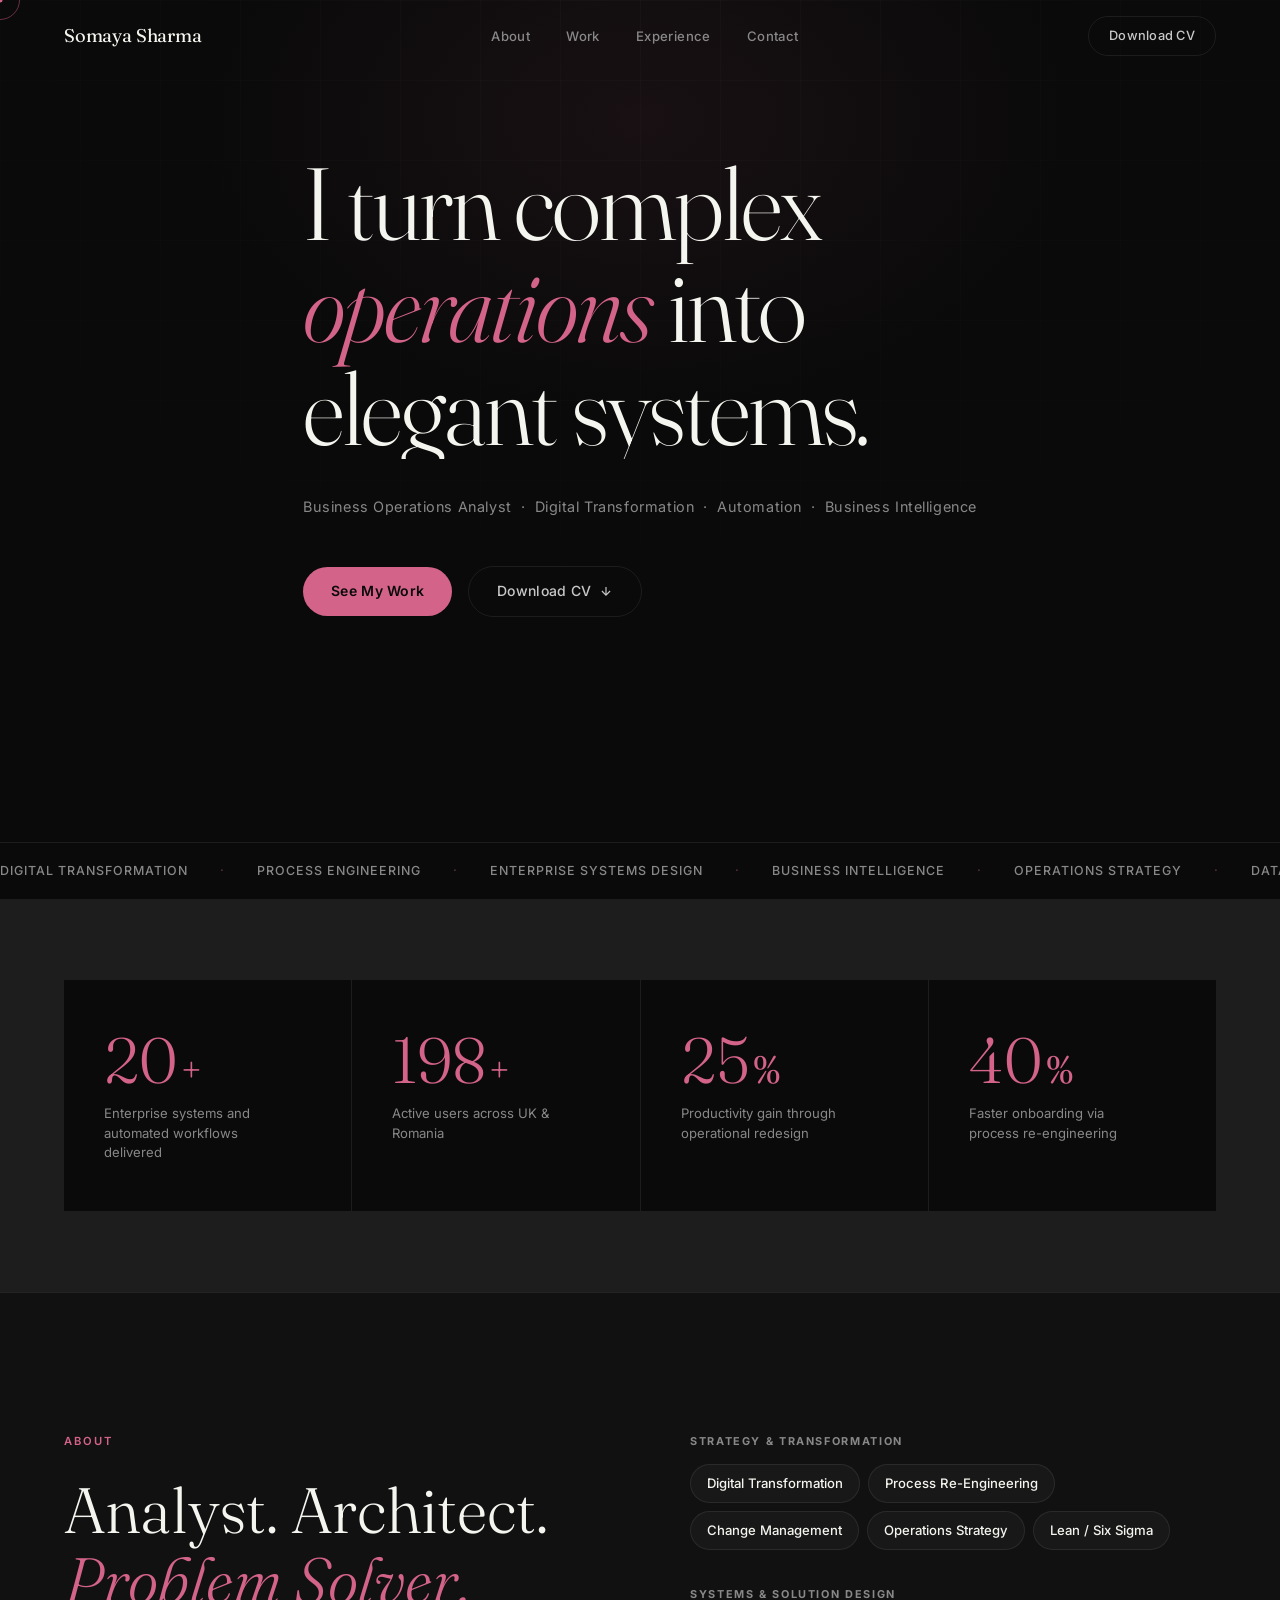
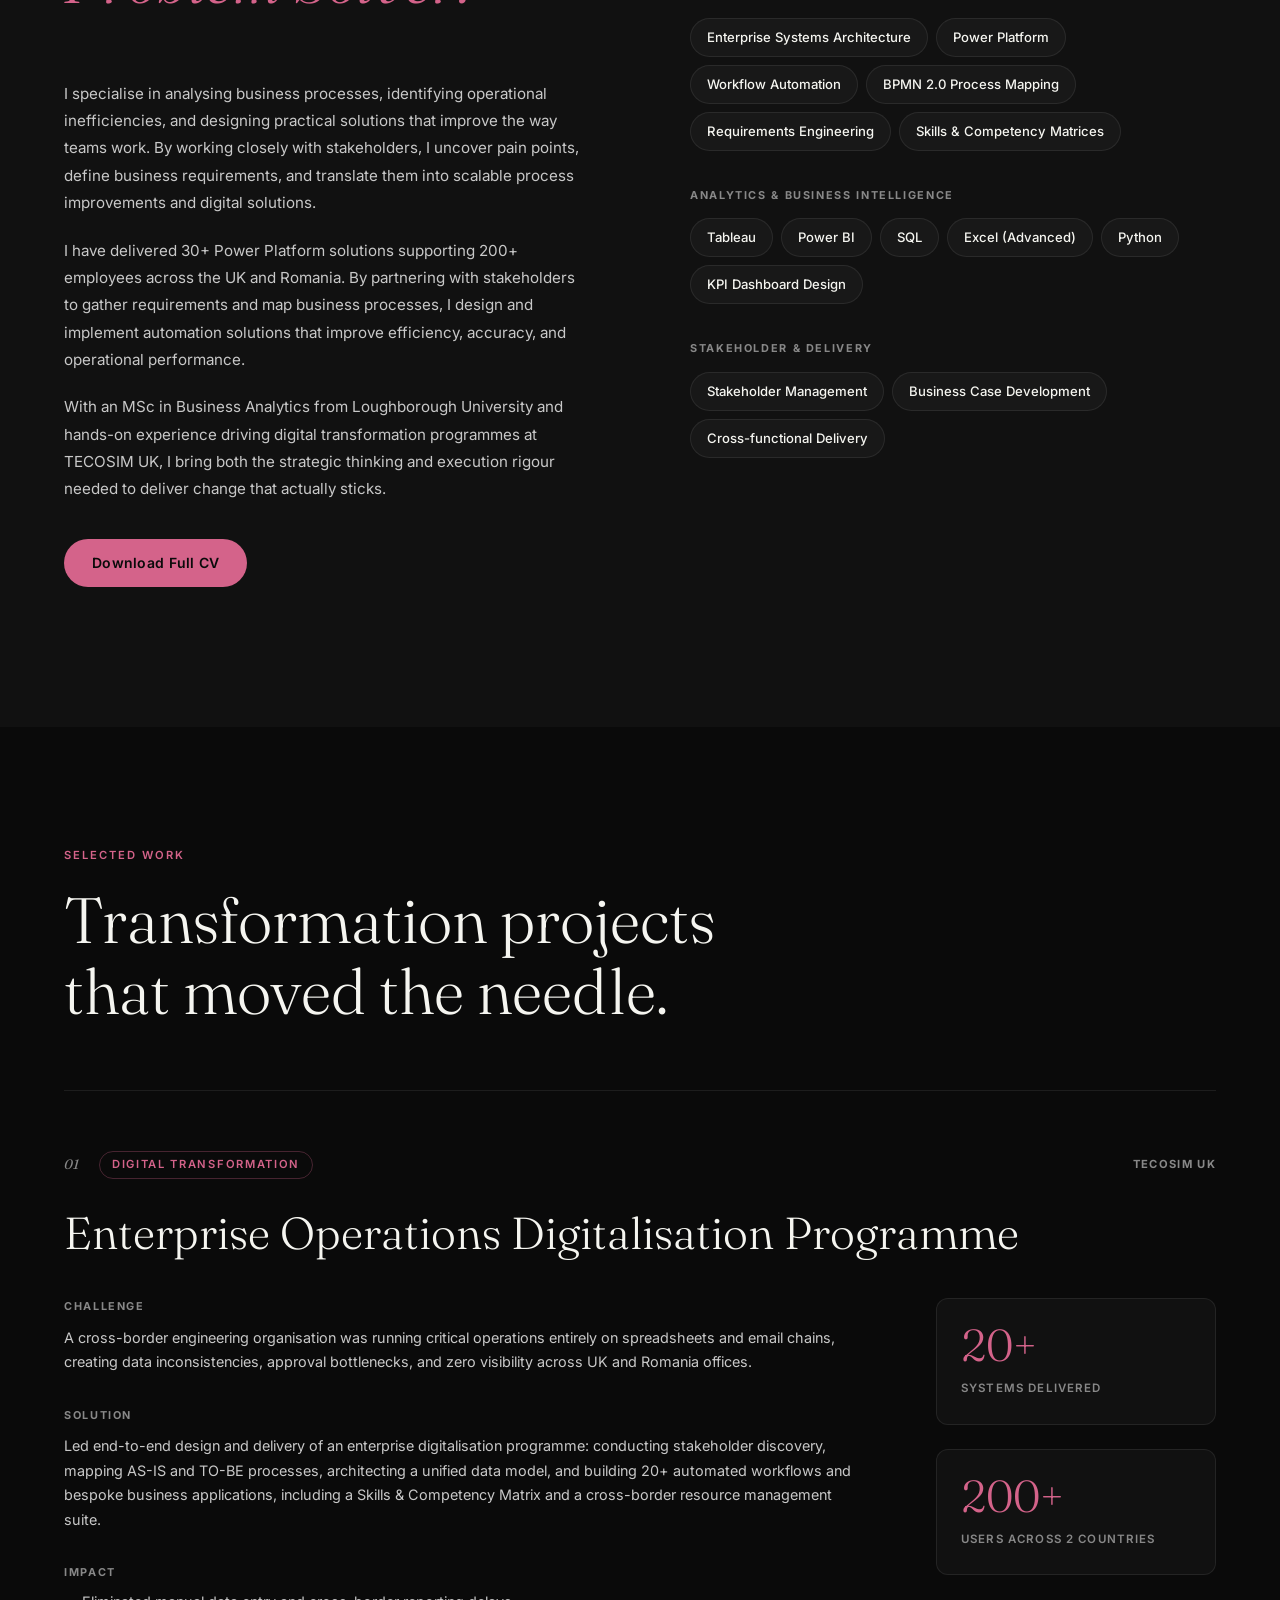
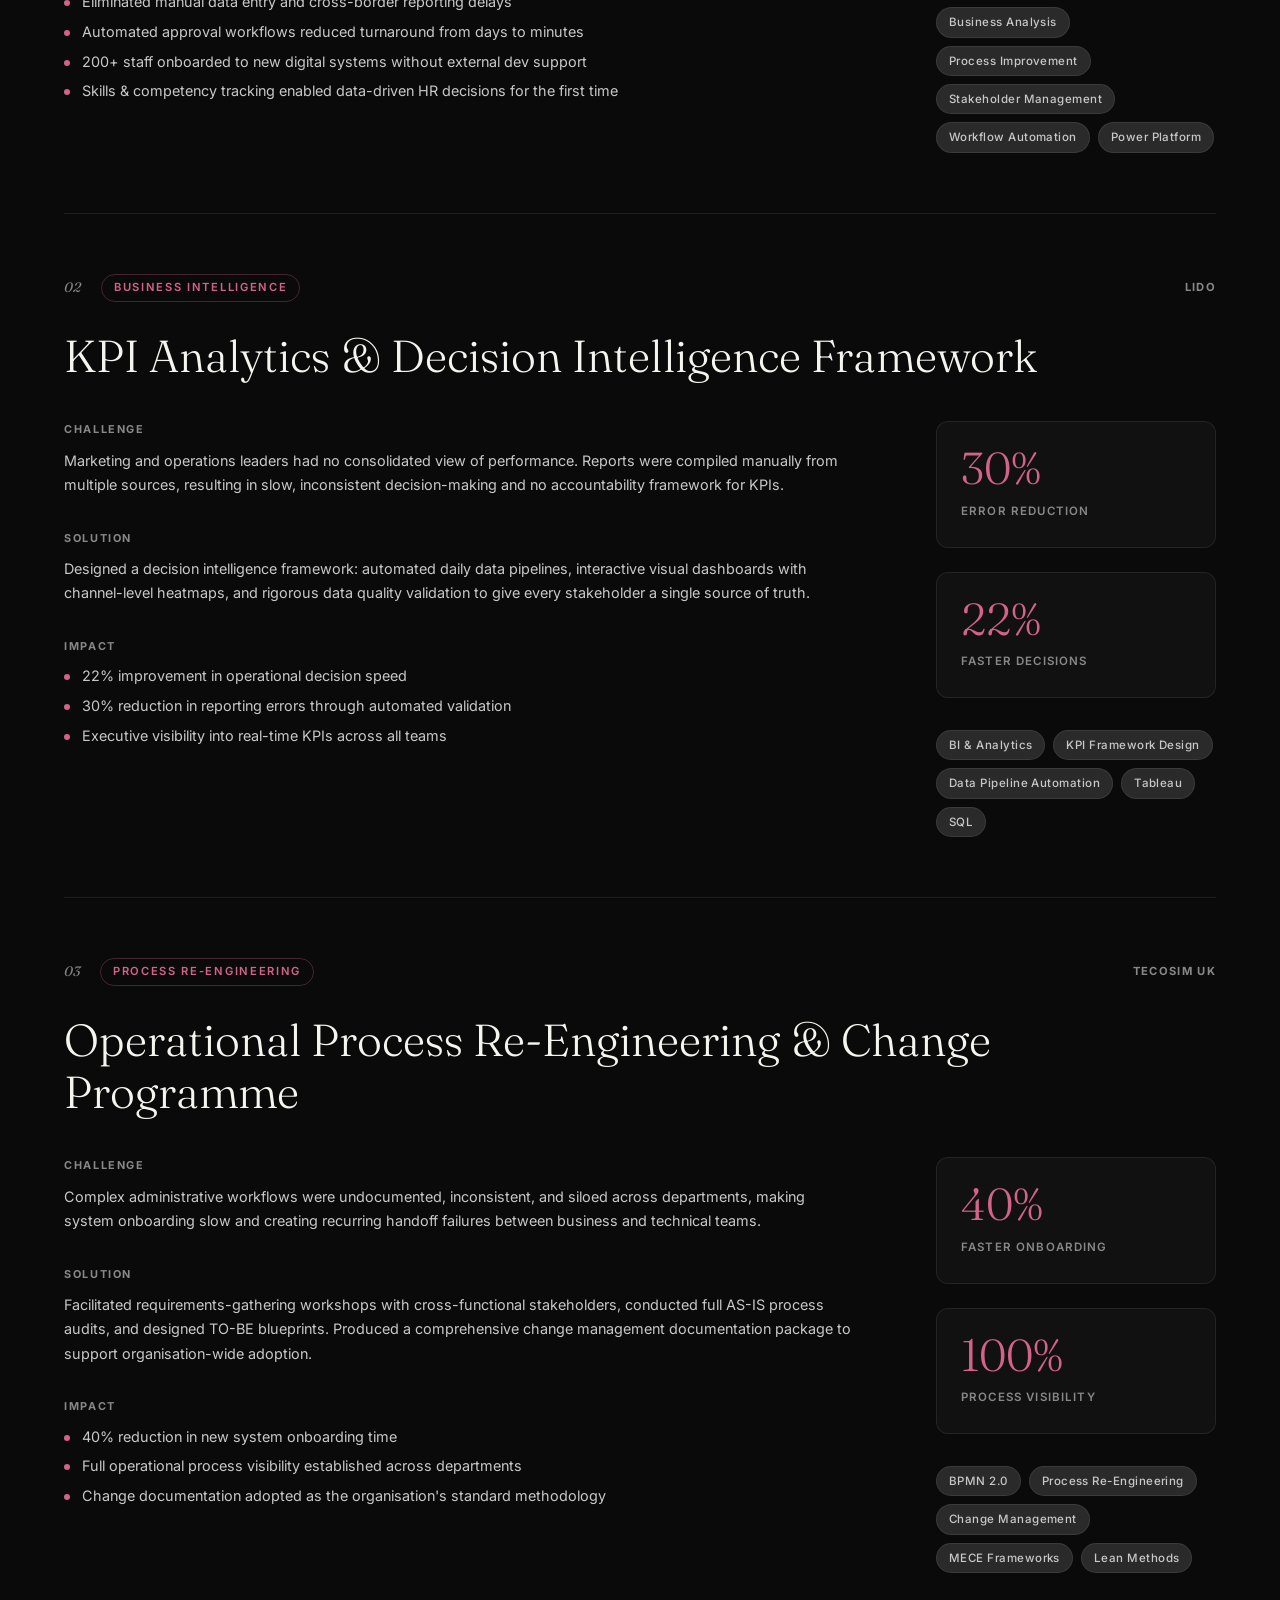
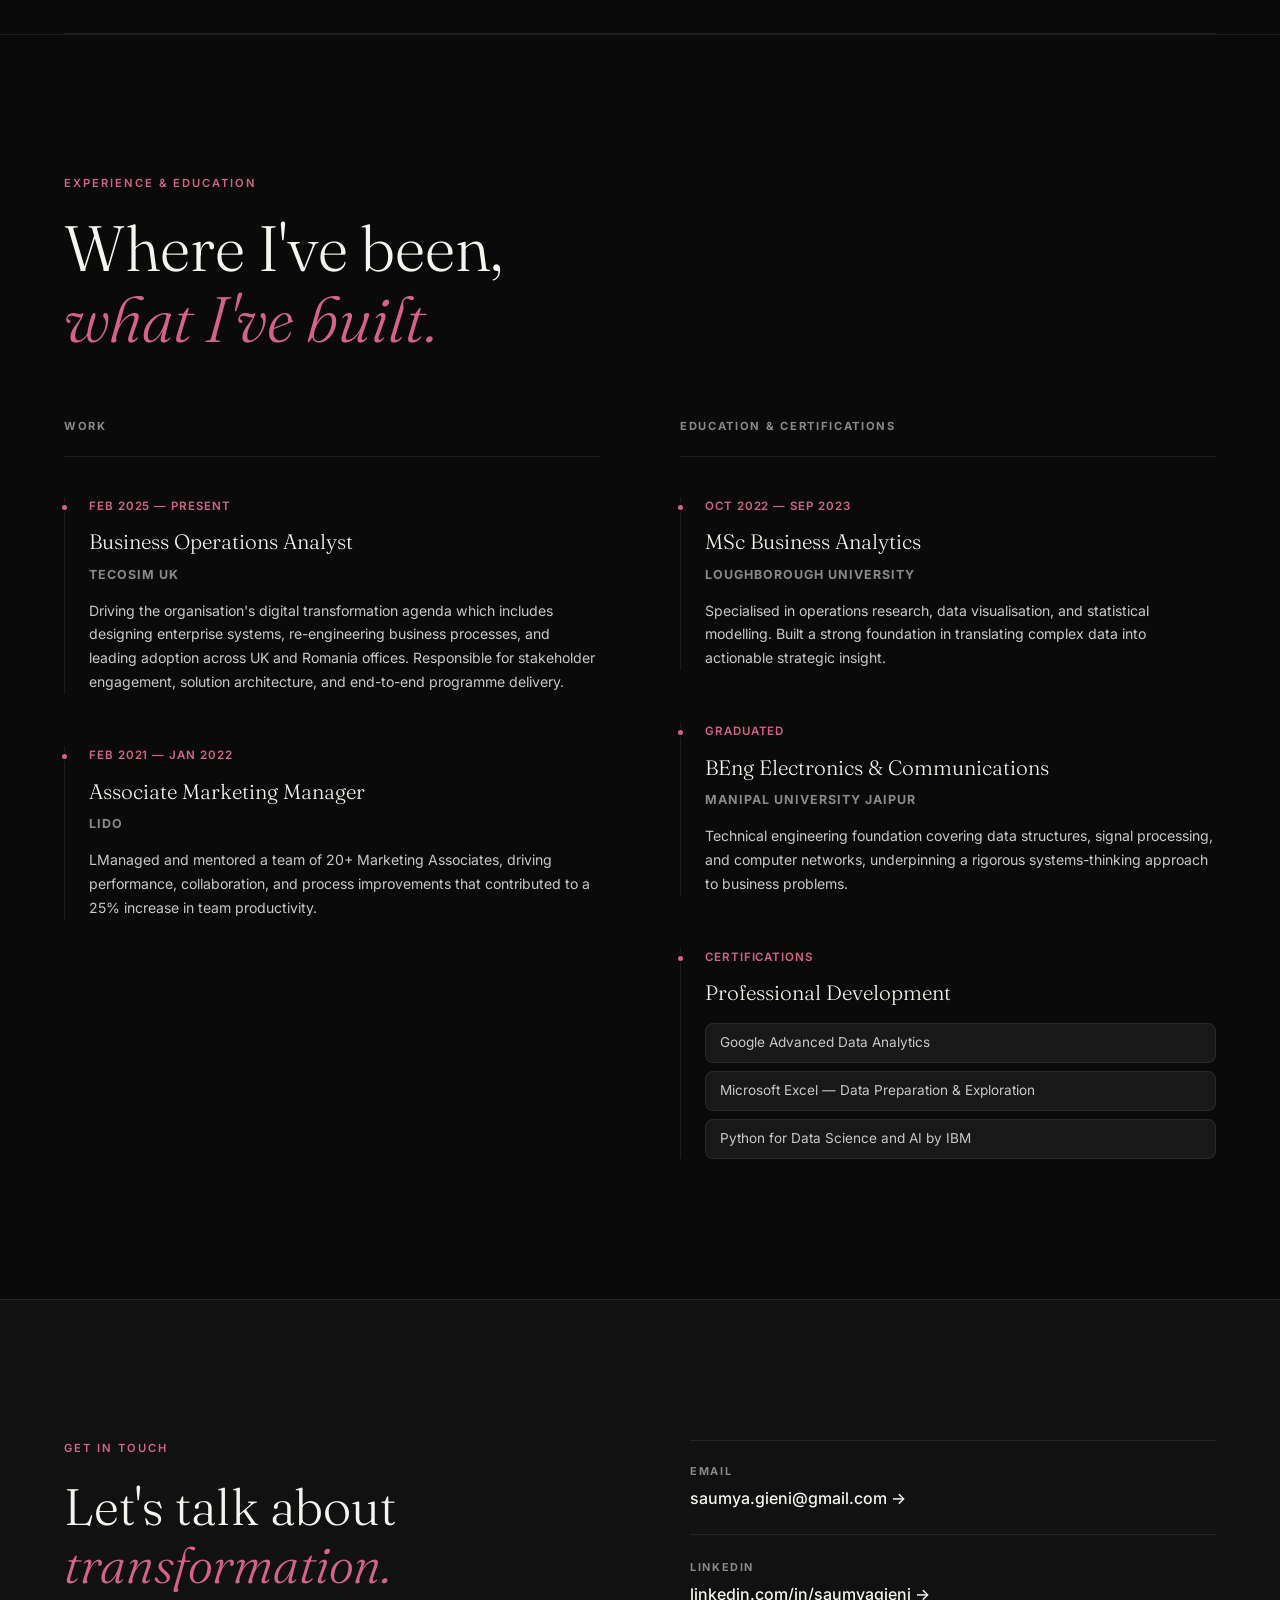
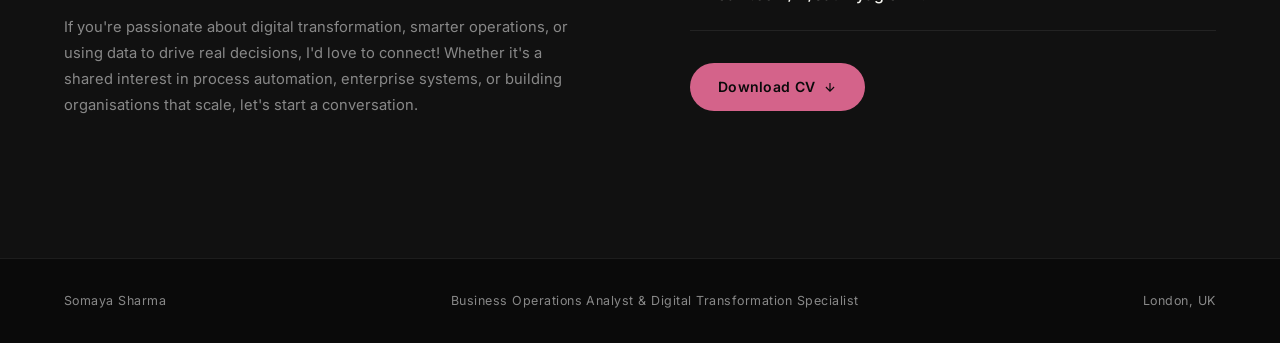
<file: index.html>
<!DOCTYPE html>
<html lang="en">
<head>
    <meta charset="UTF-8">
    <meta name="viewport" content="width=device-width, initial-scale=1.0">
    <title>Somaya Sharma — Business Operations Analyst &amp; Digital Transformation Specialist</title>
    <meta name="description" content="Portfolio of Saumya Sharma — Business Operations Analyst specialising in digital transformation, process engineering, and enterprise systems design.">

    <!-- Fonts -->
    <link rel="preconnect" href="https://fonts.googleapis.com">
    <link rel="preconnect" href="https://fonts.gstatic.com" crossorigin>
    <link href="https://fonts.googleapis.com/css2?family=Inter:wght@300;400;500;600;700&family=Fraunces:ital,opsz,wght@0,9..144,300;0,9..144,400;1,9..144,300;1,9..144,400&display=swap" rel="stylesheet">

    <link rel="stylesheet" href="index.css">
</head>
<body>

    <!-- ─── CURSOR ─────────────────────────────────────── -->
    <div class="cursor" id="cursor"></div>
    <div class="cursor-dot" id="cursor-dot"></div>

    <!-- ─── HEADER ─────────────────────────────────────── -->
    <header id="header">
        <div class="header-inner">
            <a href="#" class="wordmark">Somaya Sharma</a>
            <nav>
                <a href="#about">About</a>
                <a href="#work">Work</a>
                <a href="#experience">Experience</a>
                <a href="#contact">Contact</a>
            </nav>
            <a href="Somaya_Sharma_Business_Analyst.pdf" download="Somaya_Sharma_CV.pdf" class="btn-outline" id="header-cv-btn">Download CV</a>
        </div>
    </header>

    <!-- ─── HERO ───────────────────────────────────────── -->
    <section id="hero">
        <div class="hero-inner">
            <h1 class="hero-title">
                <span class="line">I turn complex</span>
                <span class="line accent-line"><em>operations</em> into</span>
                <span class="line">elegant systems.</span>
            </h1>

            <p class="hero-sub">
                Business Operations Analyst &nbsp;·&nbsp; Digital Transformation &nbsp;·&nbsp; Automation &nbsp;·&nbsp; Business Intelligence
            </p>

            <div class="hero-actions">
                <a href="#work" class="btn-primary" id="hero-work-btn">See My Work</a>
                <a href="Somaya_Sharma_Business_Analyst.pdf" download="Somaya_Sharma_CV.pdf" class="btn-ghost" id="hero-cv-btn">
                    Download CV
                    <svg width="14" height="14" viewBox="0 0 24 24" fill="none" stroke="currentColor" stroke-width="2"><path d="M12 5v14M19 12l-7 7-7-7"/></svg>
                </a>
            </div>
        </div>

        <!-- Scrolling marquee strip -->
        <div class="marquee-strip">
            <div class="marquee-track">
                <span>Digital Transformation</span><span class="sep">·</span>
                <span>Process Engineering</span><span class="sep">·</span>
                <span>Enterprise Systems Design</span><span class="sep">·</span>
                <span>Business Intelligence</span><span class="sep">·</span>
                <span>Operations Strategy</span><span class="sep">·</span>
                <span>Data Analytics</span><span class="sep">·</span>
                <span>Change Management</span><span class="sep">·</span>
                <span>Requirements Analysis</span><span class="sep">·</span>
                <span>Lean &amp; Six Sigma</span><span class="sep">·</span>
                <span>Power PLatform</span><span class="sep">·</span>
                <span>Stakeholder Management</span><span class="sep">·</span>
                <!-- duplicate for seamless loop -->
                <span>Digital Transformation</span><span class="sep">·</span>
                <span>Process Engineering</span><span class="sep">·</span>
                <span>Enterprise Systems Design</span><span class="sep">·</span>
                <span>Business Intelligence</span><span class="sep">·</span>
                <span>Operations Strategy</span><span class="sep">·</span>
                <span>Data Analytics</span><span class="sep">·</span>
                <span>Change Management</span><span class="sep">·</span>
                <span>Requirements Analysis</span><span class="sep">·</span>
                <span>Lean &amp; Six Sigma</span><span class="sep">·</span>
                <span>Power PLatform</span><span class="sep">·</span>
                <span>Stakeholder Management</span><span class="sep">·</span>
            </div>
        </div>
    </section>

    <!-- ─── IMPACT NUMBERS ─────────────────────────────── -->
    <section id="impact">
        <div class="impact-grid">
            <div class="impact-item reveal">
                <div class="impact-top"><span class="impact-num" data-target="20">0</span><span class="impact-unit">+</span></div>
                <p>Enterprise systems and automated workflows delivered</p>
            </div>
            <div class="impact-item reveal">
                <div class="impact-top"><span class="impact-num" data-target="200">0</span><span class="impact-unit">+</span></div>
                <p>Active users across UK &amp; Romania</p>
            </div>
            <div class="impact-item reveal">
                <div class="impact-top"><span class="impact-num" data-target="25">0</span><span class="impact-unit">%</span></div>
                <p>Productivity gain through operational redesign</p>
            </div>
            <div class="impact-item reveal">
                <div class="impact-top"><span class="impact-num" data-target="40">0</span><span class="impact-unit">%</span></div>
                <p>Faster onboarding via process re-engineering</p>
            </div>
        </div>
    </section>

    <!-- ─── ABOUT ───────────────────────────────────────── -->
    <section id="about">
        <div class="section-wrap about-grid">
            <div class="about-left reveal">
                <div class="section-label">About</div>
                <h2 class="section-heading">Analyst. Architect.<br><em>Problem Solver.</em></h2>
                <p class="about-body">I specialise in analysing business processes, identifying operational inefficiencies, and designing practical solutions that improve the way teams work. By working closely with stakeholders, I uncover pain points, define business requirements, and translate them into scalable process improvements and digital solutions.</p>
                <p class="about-body">I have delivered 30+ Power Platform solutions supporting 200+ employees across the UK and Romania. By partnering with stakeholders to gather requirements and map business processes, I design and implement automation solutions that improve efficiency, accuracy, and operational performance.</p>
                <p class="about-body">With an MSc in Business Analytics from Loughborough University and hands-on experience driving digital transformation programmes at TECOSIM UK, I bring both the strategic thinking and execution rigour needed to deliver change that actually sticks.</p>
                <a href="Somaya_Sharma_Business_Analyst.pdf" download="Saumya_Sharma_CV.pdf" class="btn-primary" id="about-cv-btn">
                    Download Full CV
                </a>
            </div>
            <div class="about-right reveal">
                <div class="skills-section">
                    <div class="skill-group">
                        <div class="skill-group-label">Strategy &amp; Transformation</div>
                        <div class="skill-tags">
                            <span>Digital Transformation</span>
                            <span>Process Re-Engineering</span>
                            <span>Change Management</span>
                            <span>Operations Strategy</span>
                            <span>Lean / Six Sigma</span>
                        </div>
                    </div>
                    <div class="skill-group">
                        <div class="skill-group-label">Systems &amp; Solution Design</div>
                        <div class="skill-tags">
                            <span>Enterprise Systems Architecture</span>
                             <span>Power Platform</span>
                            <span>Workflow Automation</span>
                            <span>BPMN 2.0 Process Mapping</span>
                            <span>Requirements Engineering</span>
                            <span>Skills &amp; Competency Matrices</span>
                        </div>
                    </div>
                    <div class="skill-group">
                        <div class="skill-group-label">Analytics &amp; Business Intelligence</div>
                        <div class="skill-tags">
                            <span>Tableau</span>
                            <span>Power BI</span>
                            <span>SQL</span>
                            <span>Excel (Advanced)</span>
                            <span>Python</span>
                            <span>KPI Dashboard Design</span>
                        </div>
                    </div>
                    <div class="skill-group">
                        <div class="skill-group-label">Stakeholder &amp; Delivery</div>
                        <div class="skill-tags">
                            <span>Stakeholder Management</span>
                            <span>Business Case Development</span>
                            <span>Cross-functional Delivery</span>
                        </div>
                    </div>
                </div>
            </div>
        </div>
    </section>

    <!-- ─── WORK / CASE STUDIES ────────────────────────── -->
    <section id="work">
        <div class="section-wrap">
            <div class="section-label reveal">Selected Work</div>
            <h2 class="section-heading reveal">Transformation projects<br>that moved the needle.</h2>

            <!-- Case Study 01 -->
            <article class="case-study reveal">
                <div class="cs-meta">
                    <span class="cs-num">01</span>
                    <span class="cs-tag">Digital Transformation</span>
                    <span class="cs-company">TECOSIM UK</span>
                </div>
                <div class="cs-body">
                    <h3 class="cs-title">Enterprise Operations Digitalisation Programme</h3>
                    <div class="cs-columns">
                        <div class="cs-col">
                            <div class="cs-block">
                                <div class="cs-block-label">Challenge</div>
                                <p>A cross-border engineering organisation was running critical operations entirely on spreadsheets and email chains, creating data inconsistencies, approval bottlenecks, and zero visibility across UK and Romania offices.</p>
                            </div>
                            <div class="cs-block">
                                <div class="cs-block-label">Solution</div>
                                <p>Led end-to-end design and delivery of an enterprise digitalisation programme: conducting stakeholder discovery, mapping AS-IS and TO-BE processes, architecting a unified data model, and building 20+ automated workflows and bespoke business applications, including a Skills & Competency Matrix and a cross-border resource management suite.</p>
                            </div>
                            <div class="cs-block">
                                <div class="cs-block-label">Impact</div>
                                <ul class="impact-list">
                                    <li>Eliminated manual data entry and cross-border reporting delays</li>
                                    <li>Automated approval workflows reduced turnaround from days to minutes</li>
                                    <li>200+ staff onboarded to new digital systems without external dev support</li>
                                    <li>Skills &amp; competency tracking enabled data-driven HR decisions for the first time</li>
                                </ul>
                            </div>
                        </div>
                        <div class="cs-col cs-stats-col">
                            <div class="big-stat">
                                <span class="big-num">20+</span>
                                <span class="big-label">Systems Delivered</span>
                            </div>
                            <div class="big-stat">
                                <span class="big-num">200+</span>
                                <span class="big-label">Users Across 2 Countries</span>
                            </div>
                            <div class="tech-tags">
                        <span>Business Analysis</span>
                        <span>Process Improvement</span>
                        <span>Stakeholder Management</span>
                        <span>Workflow Automation</span>
                        <span>Power Platform</span>
                            </div>
                        </div>
                    </div>
                </div>
            </article>

            <!-- Case Study 02 -->
            <article class="case-study reveal">
                <div class="cs-meta">
                    <span class="cs-num">02</span>
                    <span class="cs-tag">Business Intelligence</span>
                    <span class="cs-company">LIDO</span>
                </div>
                <div class="cs-body">
                    <h3 class="cs-title">KPI Analytics &amp; Decision Intelligence Framework</h3>
                    <div class="cs-columns">
                        <div class="cs-col">
                            <div class="cs-block">
                                <div class="cs-block-label">Challenge</div>
                                <p>Marketing and operations leaders had no consolidated view of performance. Reports were compiled manually from multiple sources, resulting in slow, inconsistent decision-making and no accountability framework for KPIs.</p>
                            </div>
                            <div class="cs-block">
                                <div class="cs-block-label">Solution</div>
                                <p>Designed a decision intelligence framework: automated daily data pipelines, interactive visual dashboards with channel-level heatmaps, and rigorous data quality validation to give every stakeholder a single source of truth.</p>
                            </div>
                            <div class="cs-block">
                                <div class="cs-block-label">Impact</div>
                                <ul class="impact-list">
                                    <li>22% improvement in operational decision speed</li>
                                    <li>30% reduction in reporting errors through automated validation</li>
                                    <li>Executive visibility into real-time KPIs across all teams</li>
                                </ul>
                            </div>
                        </div>
                        <div class="cs-col cs-stats-col">
                            <div class="big-stat">
                                <span class="big-num">30%</span>
                                <span class="big-label">Error Reduction</span>
                            </div>
                            <div class="big-stat">
                                <span class="big-num">22%</span>
                                <span class="big-label">Faster Decisions</span>
                            </div>
                            <div class="tech-tags">
                                <span>BI &amp; Analytics</span>
                                <span>KPI Framework Design</span>
                                <span>Data Pipeline Automation</span>
                                <span>Tableau</span>
                                <span>SQL</span>
                            </div>
                        </div>
                    </div>
                </div>
            </article>

            <!-- Case Study 03 -->
            <article class="case-study reveal">
                <div class="cs-meta">
                    <span class="cs-num">03</span>
                    <span class="cs-tag">Process Re-Engineering</span>
                    <span class="cs-company">TECOSIM UK</span>
                </div>
                <div class="cs-body">
                    <h3 class="cs-title">Operational Process Re-Engineering &amp; Change Programme</h3>
                    <div class="cs-columns">
                        <div class="cs-col">
                            <div class="cs-block">
                                <div class="cs-block-label">Challenge</div>
                                <p>Complex administrative workflows were undocumented, inconsistent, and siloed across departments, making system onboarding slow and creating recurring handoff failures between business and technical teams.</p>
                            </div>
                            <div class="cs-block">
                                <div class="cs-block-label">Solution</div>
                                <p>Facilitated requirements-gathering workshops with cross-functional stakeholders, conducted full AS-IS process audits, and designed TO-BE blueprints. Produced a comprehensive change management documentation package to support organisation-wide adoption.</p>
                            </div>
                            <div class="cs-block">
                                <div class="cs-block-label">Impact</div>
                                <ul class="impact-list">
                                    <li>40% reduction in new system onboarding time</li>
                                    <li>Full operational process visibility established across departments</li>
                                    <li>Change documentation adopted as the organisation's standard methodology</li>
                                </ul>
                            </div>
                        </div>
                        <div class="cs-col cs-stats-col">
                            <div class="big-stat">
                                <span class="big-num">40%</span>
                                <span class="big-label">Faster Onboarding</span>
                            </div>
                            <div class="big-stat">
                                <span class="big-num">100%</span>
                                <span class="big-label">Process Visibility</span>
                            </div>
                            <div class="tech-tags">
                                <span>BPMN 2.0</span>
                                <span>Process Re-Engineering</span>
                                <span>Change Management</span>
                                <span>MECE Frameworks</span>
                                <span>Lean Methods</span>
                            </div>
                        </div>
                    </div>
                </div>
            </article>
        </div>
    </section>

    <!-- ─── EXPERIENCE ─────────────────────────────────── -->
    <section id="experience">
        <div class="section-wrap">
            <div class="section-label reveal">Experience &amp; Education</div>
            <h2 class="section-heading reveal">Where I've been,<br><em>what I've built.</em></h2>

            <div class="timeline-grid">
                <!-- Left: Work -->
                <div class="timeline-col">
                    <div class="tl-col-label">Work</div>
                    <div class="timeline">
                        <div class="tl-item reveal">
                            <div class="tl-period">Feb 2025 — Present</div>
                            <h3 class="tl-role">Business Operations Analyst</h3>
                            <div class="tl-org">TECOSIM UK</div>
                            <p class="tl-desc">Driving the organisation's digital transformation agenda which includes designing enterprise systems, re-engineering business processes, and leading adoption across UK and Romania offices. Responsible for stakeholder engagement, solution architecture, and end-to-end programme delivery.</p>
                        </div>
                        <div class="tl-item reveal">
                            <div class="tl-period">Feb 2021 — Jan 2022</div>
                            <h3 class="tl-role">Associate Marketing Manager</h3>
                            <div class="tl-org">LIDO</div>
                            <p class="tl-desc">LManaged and mentored a team of 20+ Marketing Associates, driving performance, collaboration, and process improvements that contributed to a 25% increase in team productivity.</p>
                        </div>
                    </div>
                </div>

                <!-- Right: Education -->
                <div class="timeline-col">
                    <div class="tl-col-label">Education &amp; Certifications</div>
                    <div class="timeline">
                        <div class="tl-item reveal">
                            <div class="tl-period">Oct 2022 — Sep 2023</div>
                            <h3 class="tl-role">MSc Business Analytics</h3>
                            <div class="tl-org">Loughborough University</div>
                            <p class="tl-desc">Specialised in operations research, data visualisation, and statistical modelling. Built a strong foundation in translating complex data into actionable strategic insight.</p>
                        </div>
                        <div class="tl-item reveal">
                            <div class="tl-period">Graduated</div>
                            <h3 class="tl-role">BEng Electronics &amp; Communications</h3>
                            <div class="tl-org">Manipal University Jaipur</div>
                            <p class="tl-desc">Technical engineering foundation covering data structures, signal processing, and computer networks, underpinning a rigorous systems-thinking approach to business problems.</p>
                        </div>
                        <div class="tl-item reveal">
                            <div class="tl-period">Certifications</div>
                            <h3 class="tl-role">Professional Development</h3>
                            <div class="tl-org"></div>
                            <ul class="cert-pills">
                                <li>Google Advanced Data Analytics</li>
                                <li>Microsoft Excel — Data Preparation &amp; Exploration</li>
                                <li>Python for Data Science and AI by IBM</li>
                            </ul>
                        </div>
                    </div>
                </div>
            </div>
        </div>
    </section>

    <!-- ─── CONTACT ─────────────────────────────────────── -->
    <section id="contact">
        <div class="section-wrap contact-wrap">
            <div class="contact-left reveal">
                <div class="section-label">Get in Touch</div>
                <h2 class="contact-heading">Let's talk about <em>transformation.</em></h2>
                <p class="contact-sub">If you're passionate about digital transformation, smarter operations, or using data to drive real decisions, I'd love to connect! Whether it's a shared interest in process automation, enterprise systems, or building organisations that scale, let's start a conversation.</p>
            </div>
            <div class="contact-right reveal">
                <div class="contact-links">
                    <a href="mailto:saumya.gieni@gmail.com" class="contact-link" id="contact-email">
                        <div class="contact-link-label">Email</div>
                        <div class="contact-link-value">saumya.gieni@gmail.com →</div>
                    </a>
                    <a href="https://www.linkedin.com/in/saumyagieni" target="_blank" rel="noopener" class="contact-link" id="contact-linkedin">
                        <div class="contact-link-label">LinkedIn</div>
                        <div class="contact-link-value">linkedin.com/in/saumyagieni →</div>
                    </a>
                </div>
                <a href="Somaya_Sharma_Business_Analyst.pdf" download="Saumya_Sharma_CV.pdf" class="btn-primary contact-dl-btn" id="contact-cv-btn">
                    Download CV
                    <svg width="14" height="14" viewBox="0 0 24 24" fill="none" stroke="currentColor" stroke-width="2"><path d="M12 5v14M19 12l-7 7-7-7"/></svg>
                </a>
            </div>
        </div>
    </section>

    <!-- ─── FOOTER ─────────────────────────────────────── -->
    <footer>
        <div class="footer-inner">
            <span>Somaya Sharma</span>
            <span>Business Operations Analyst &amp; Digital Transformation Specialist</span>
            <span>London, UK</span>
        </div>
    </footer>

    <script src="index.js"></script>
</body>
</html>
</file>
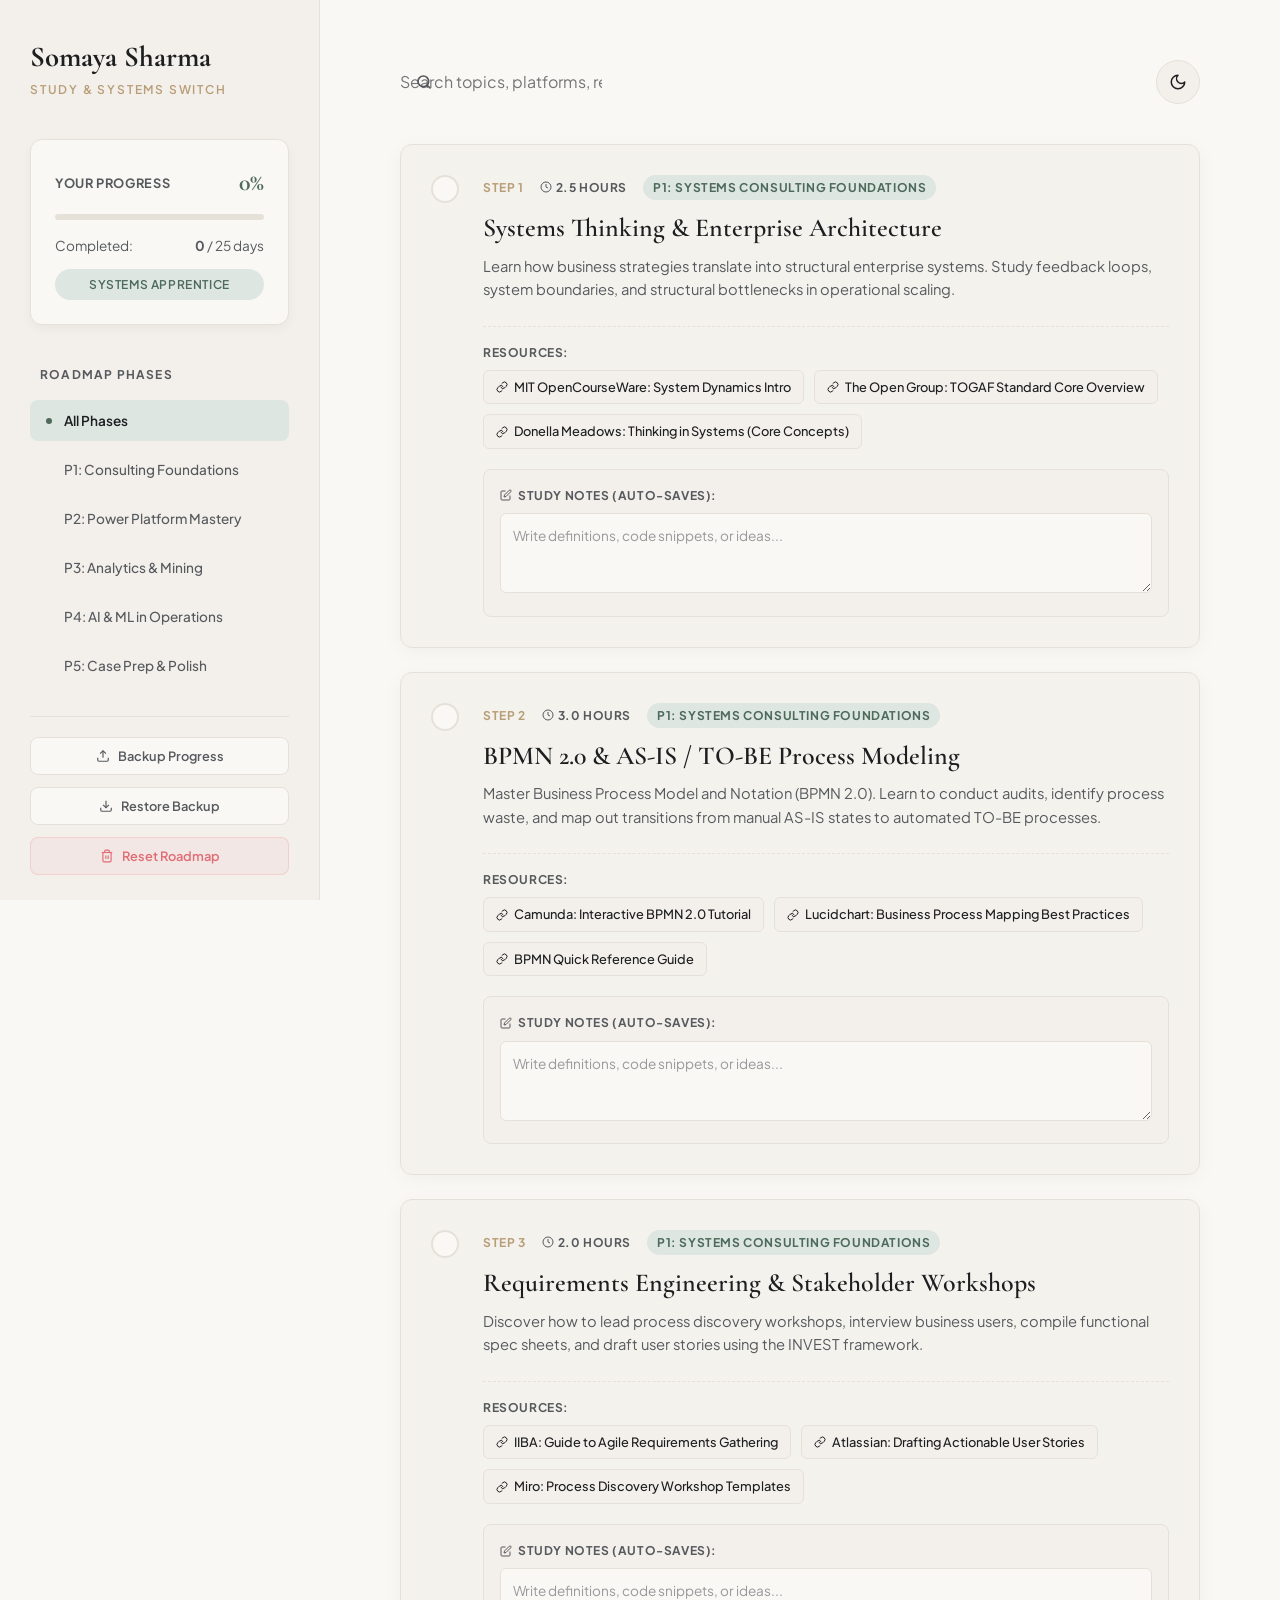
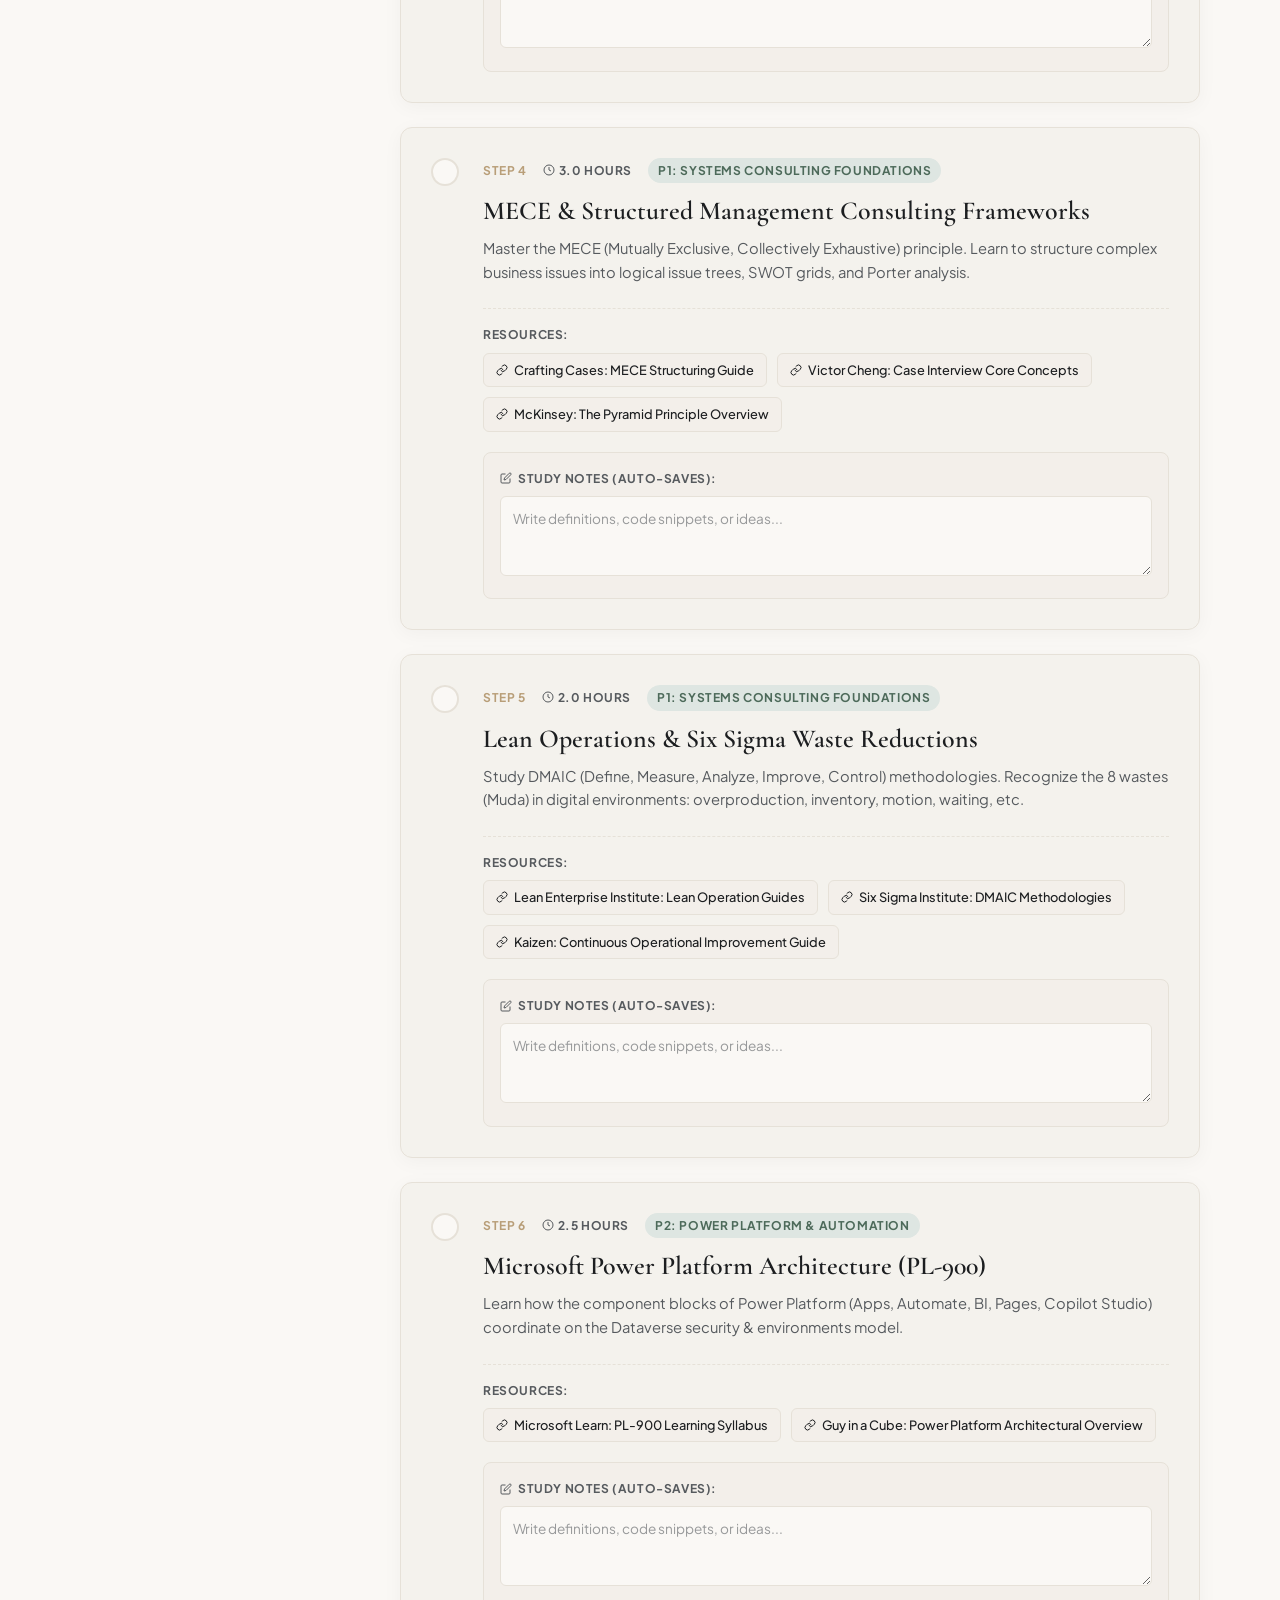
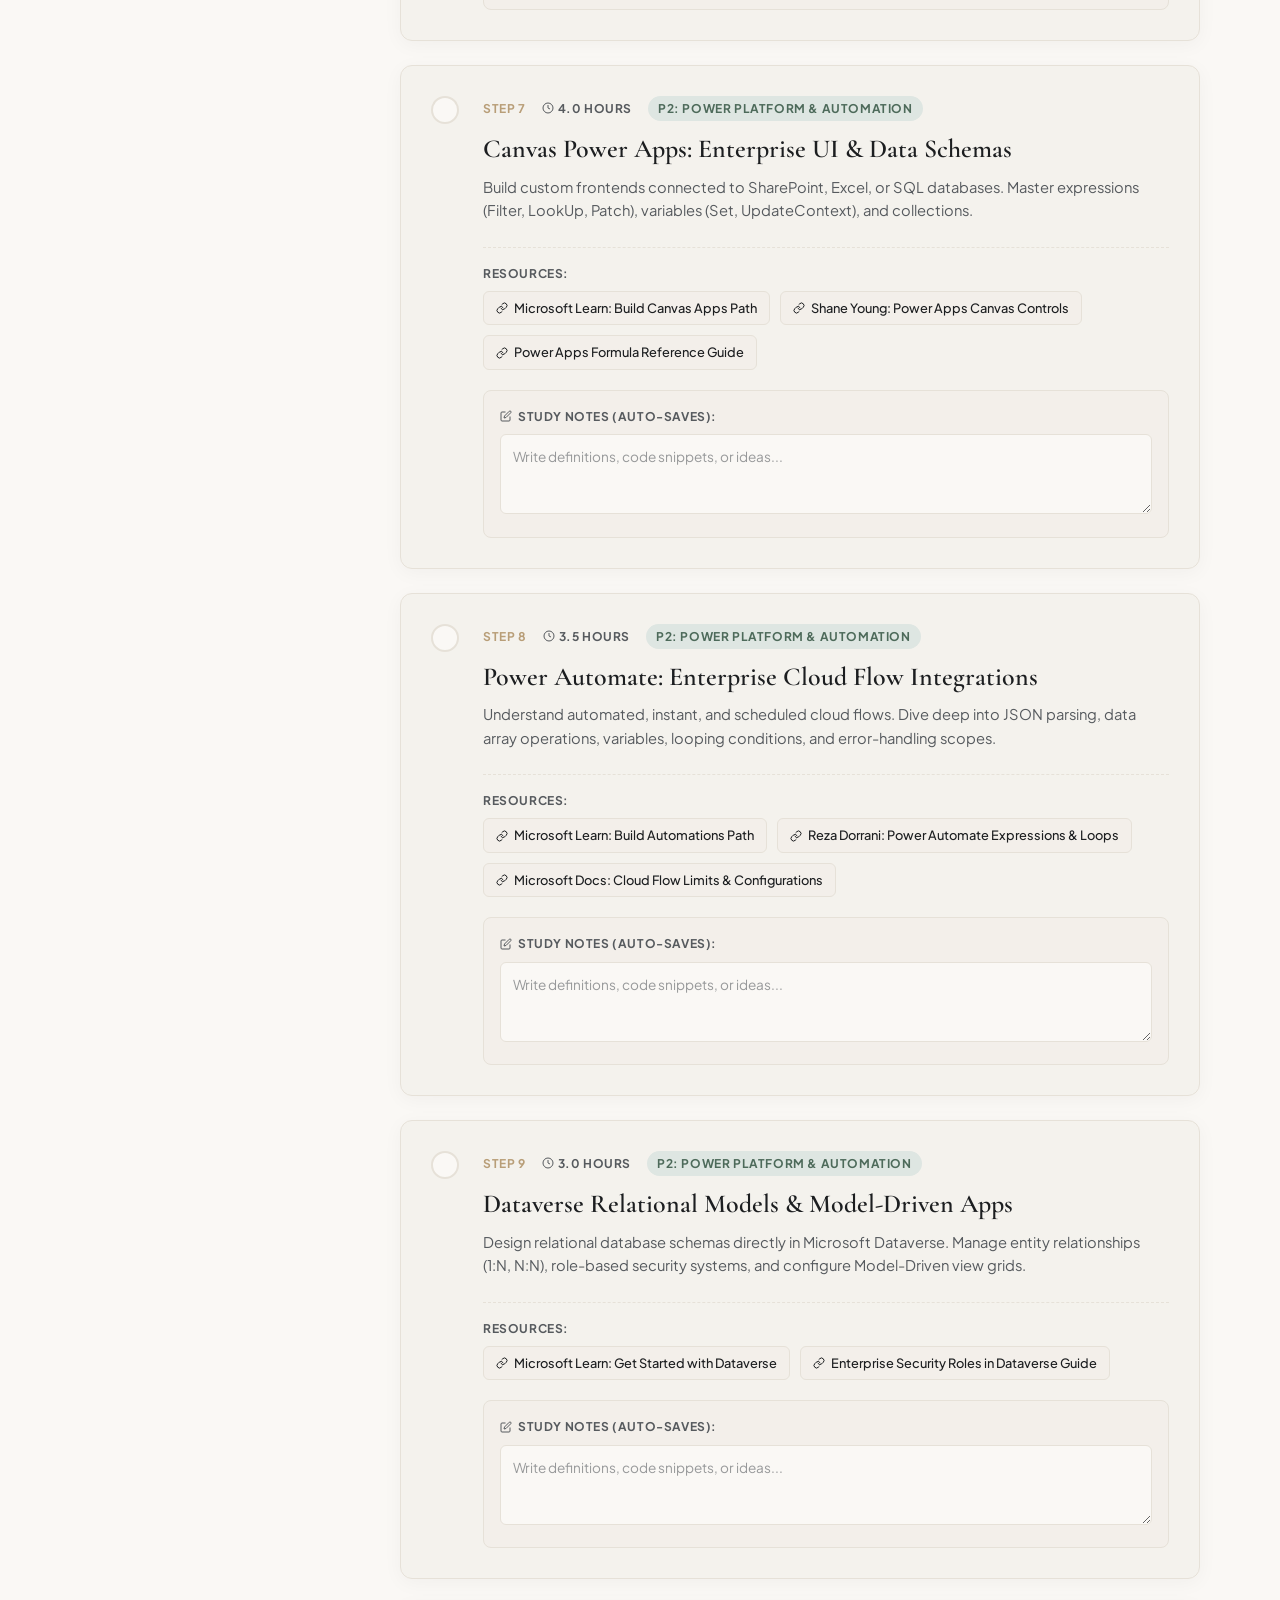
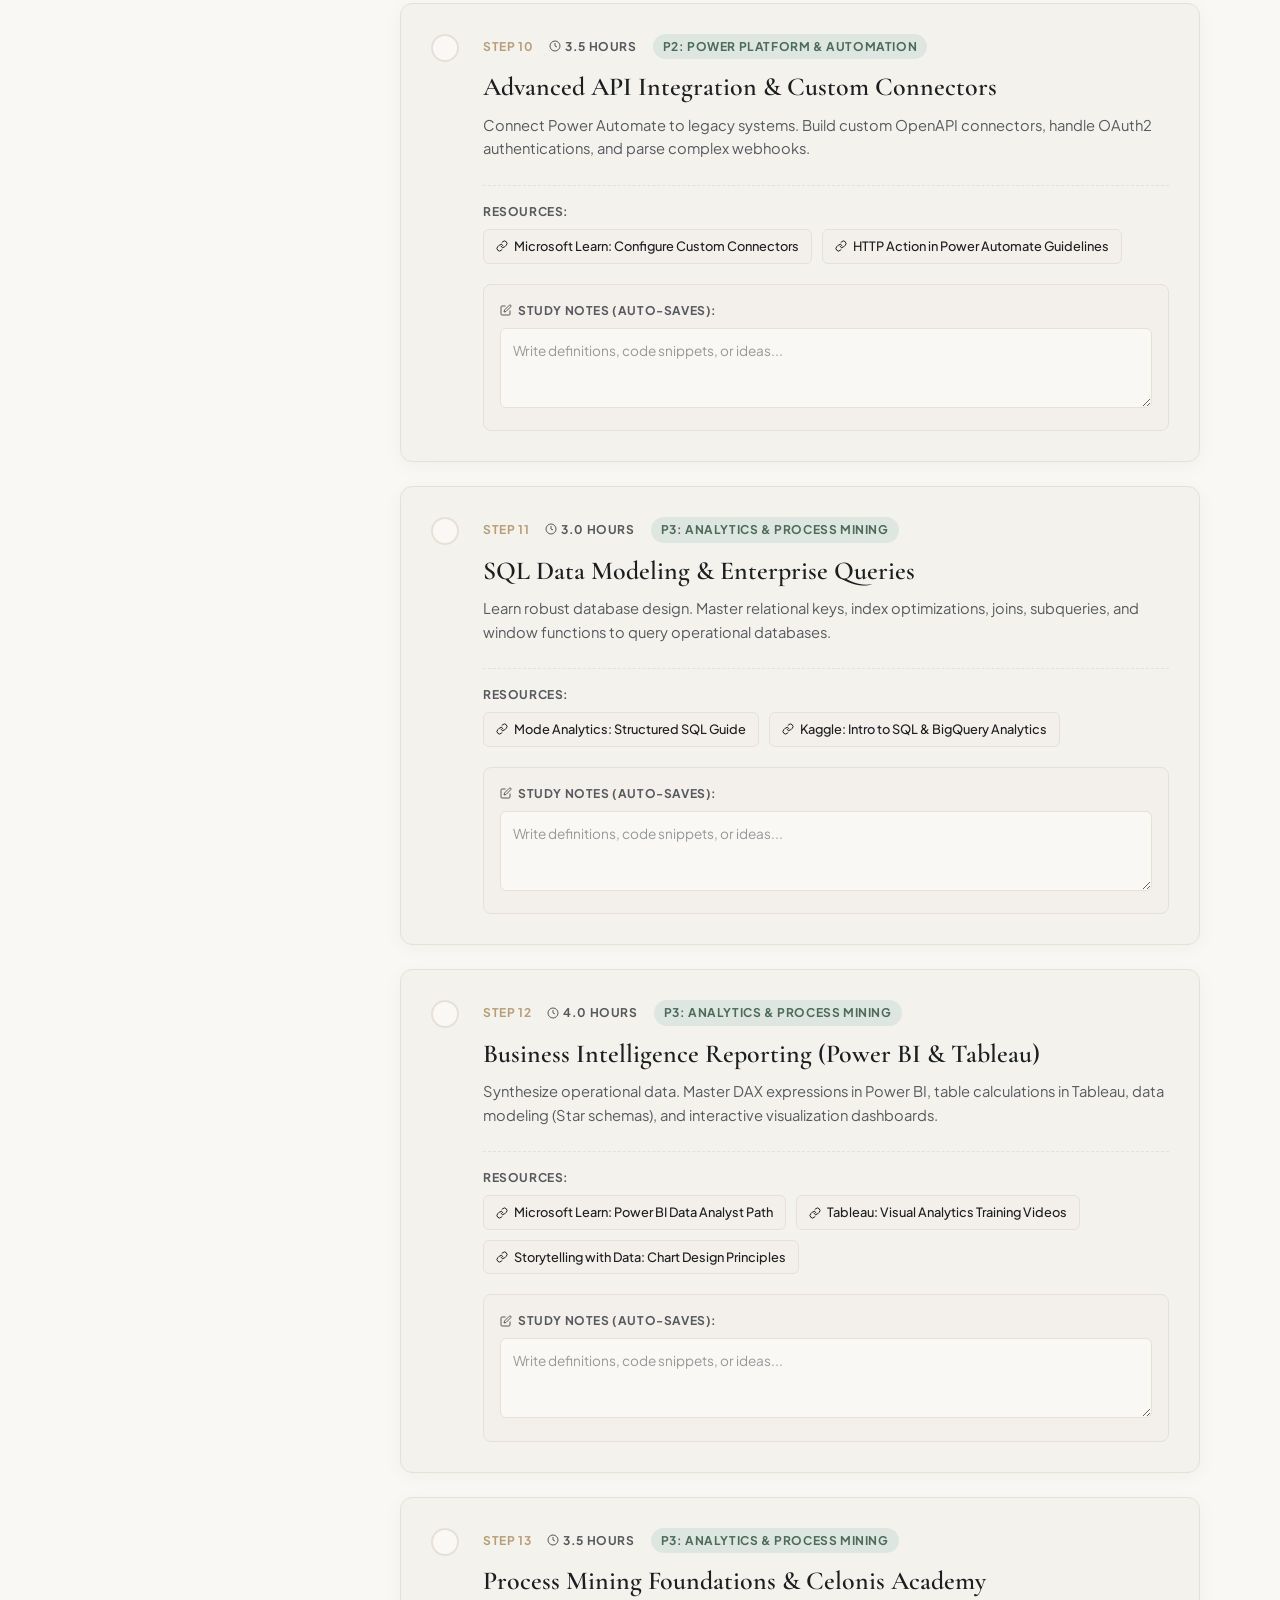
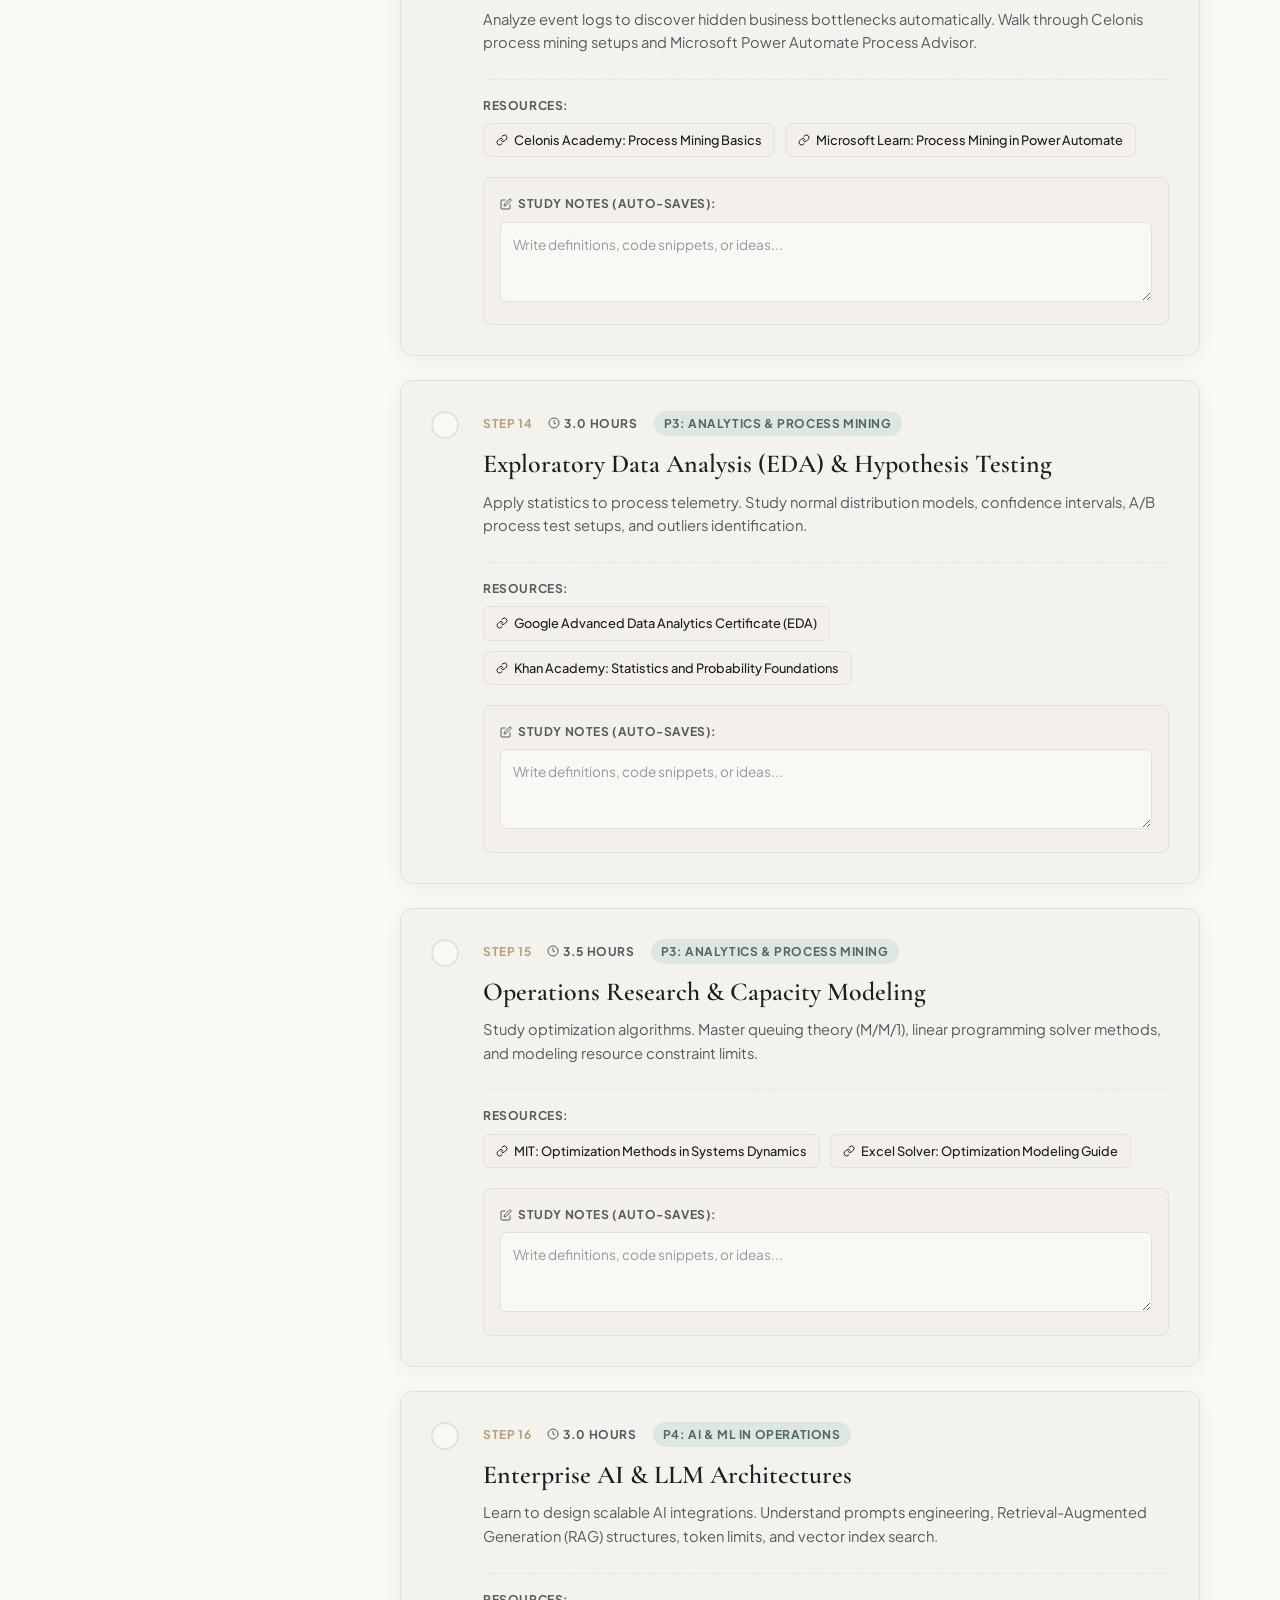
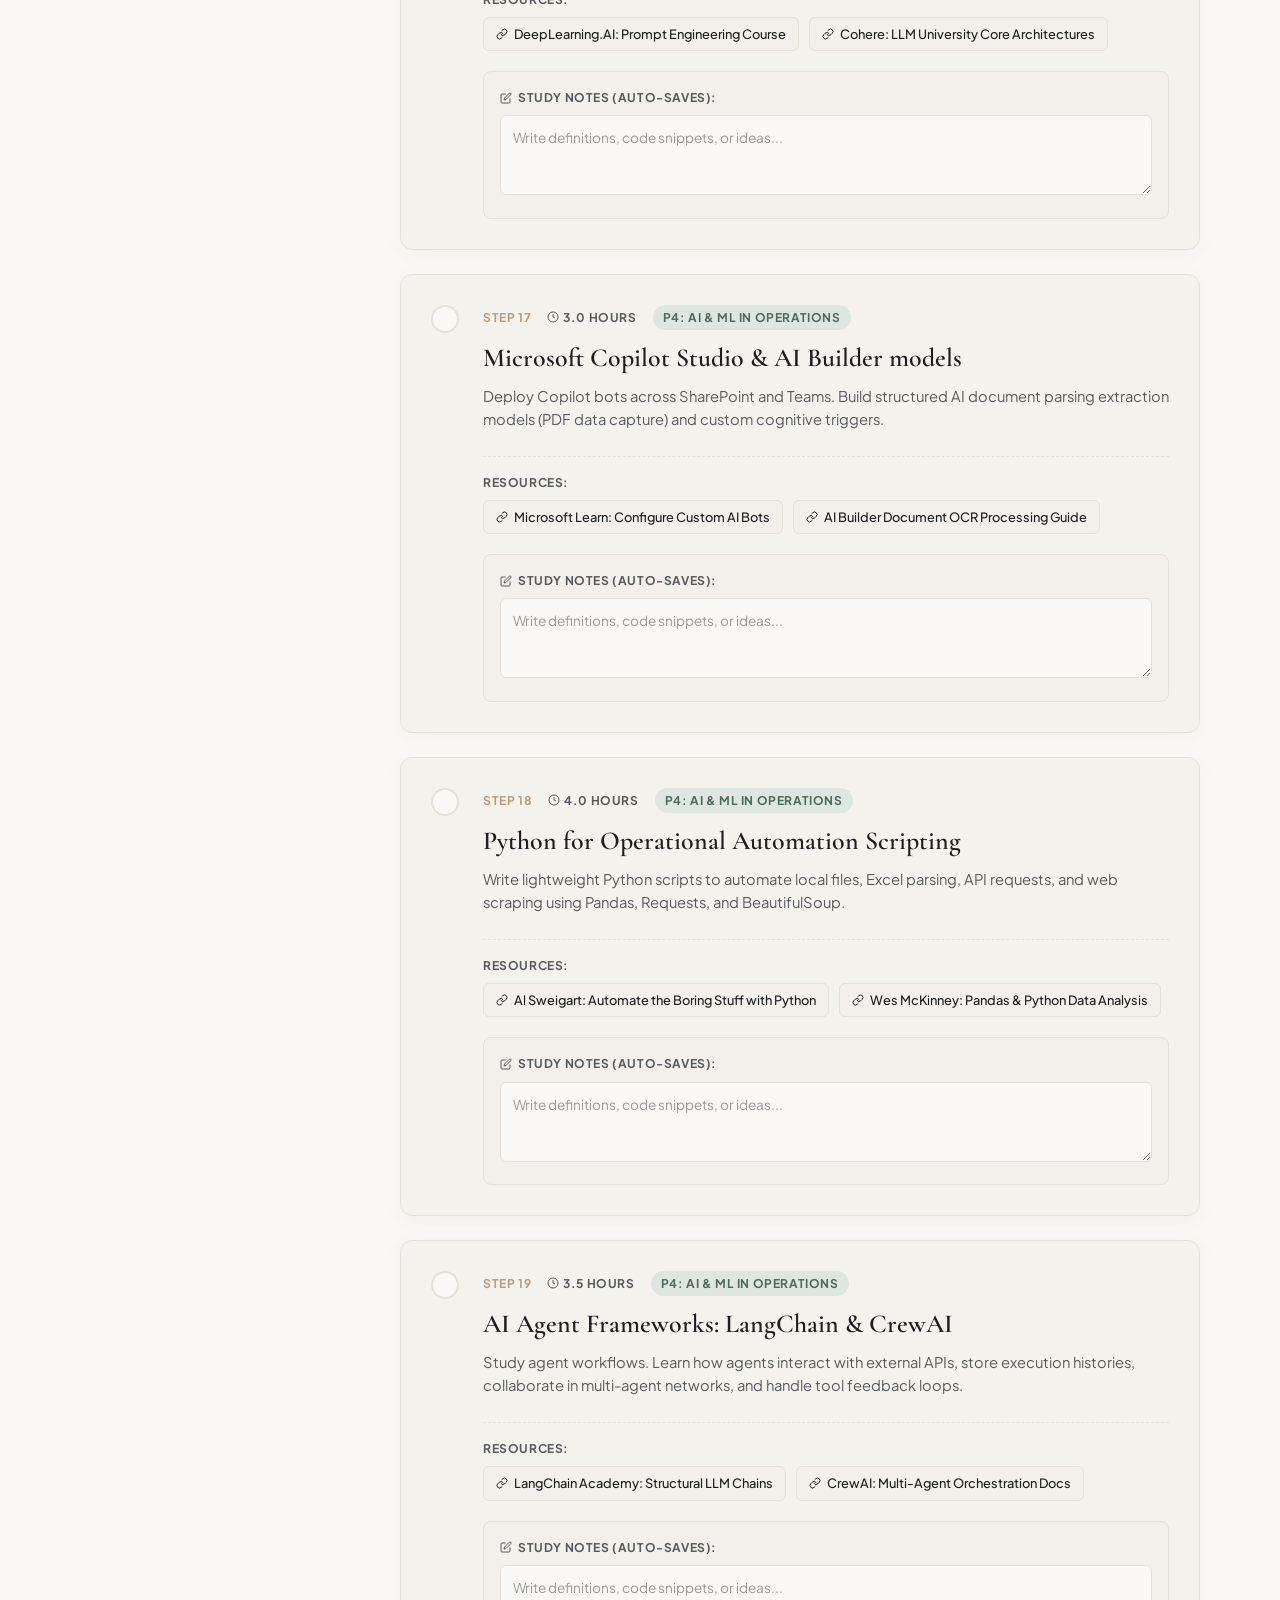
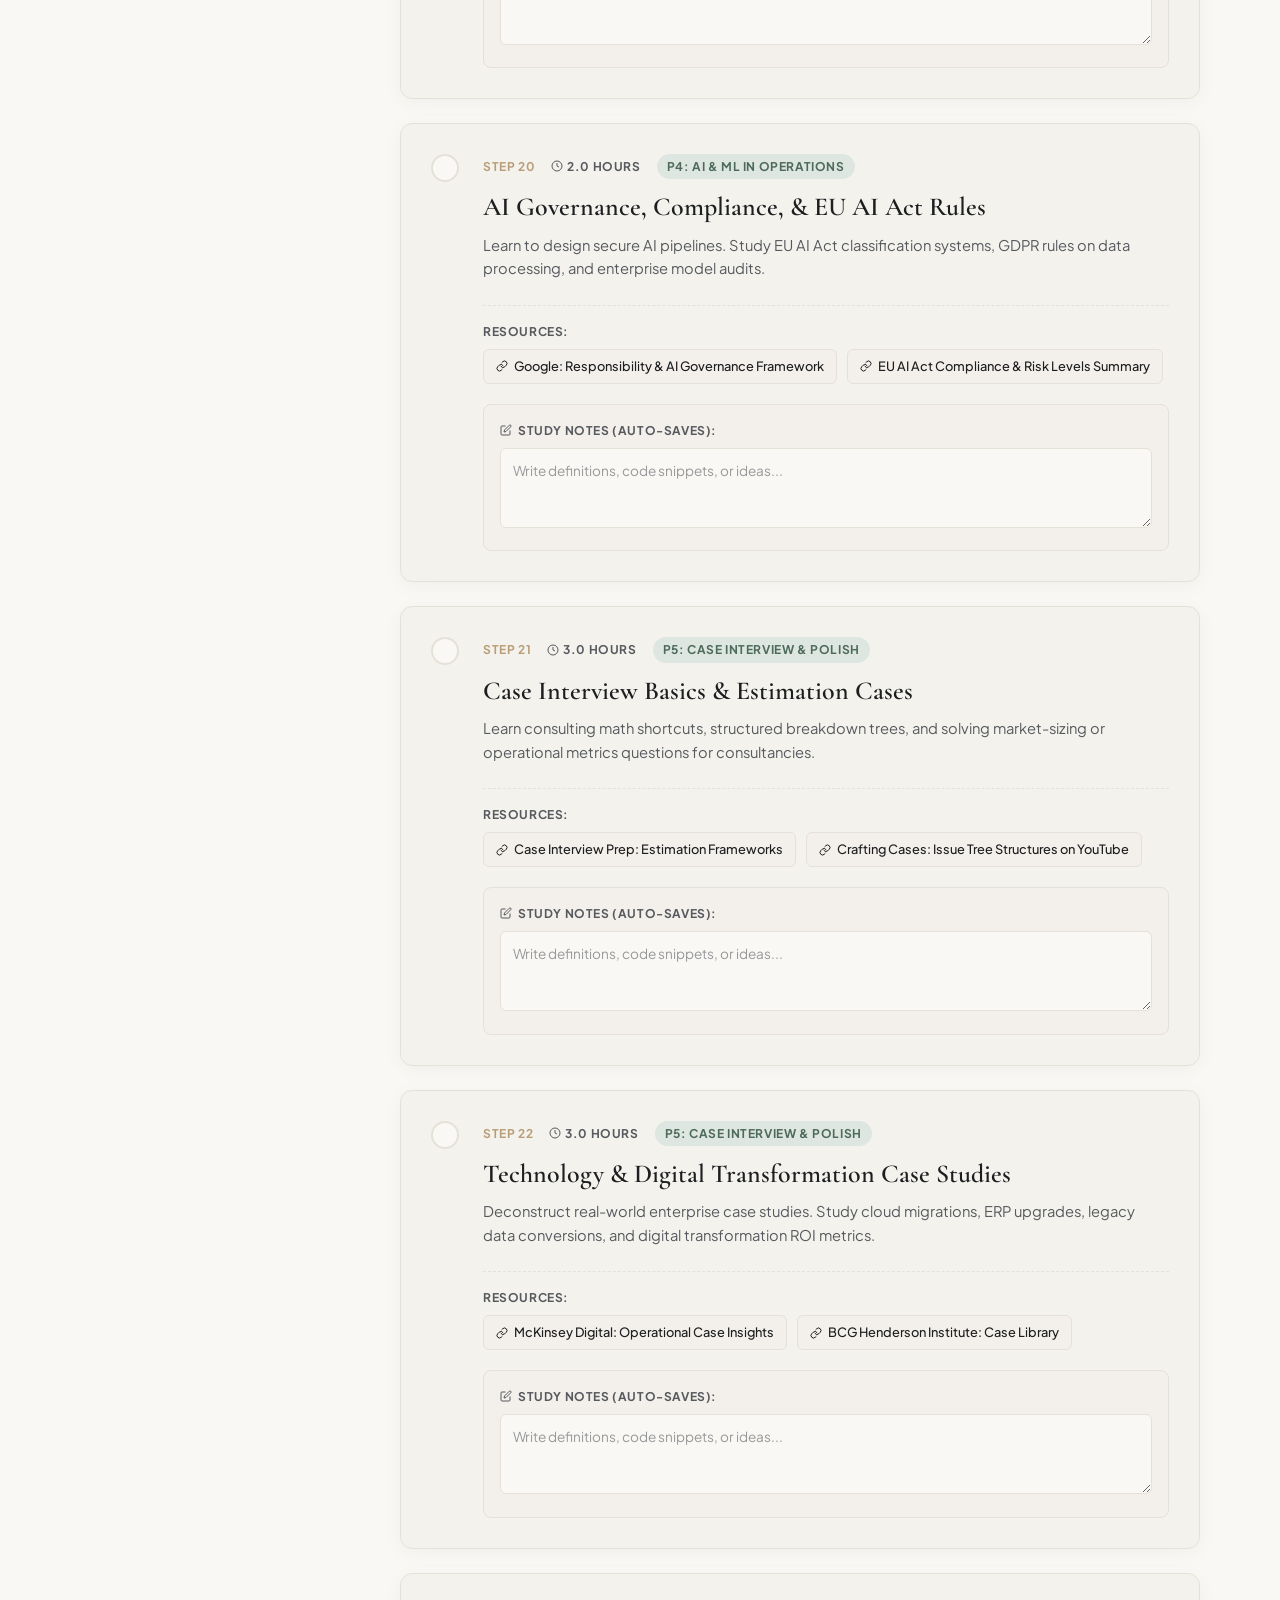
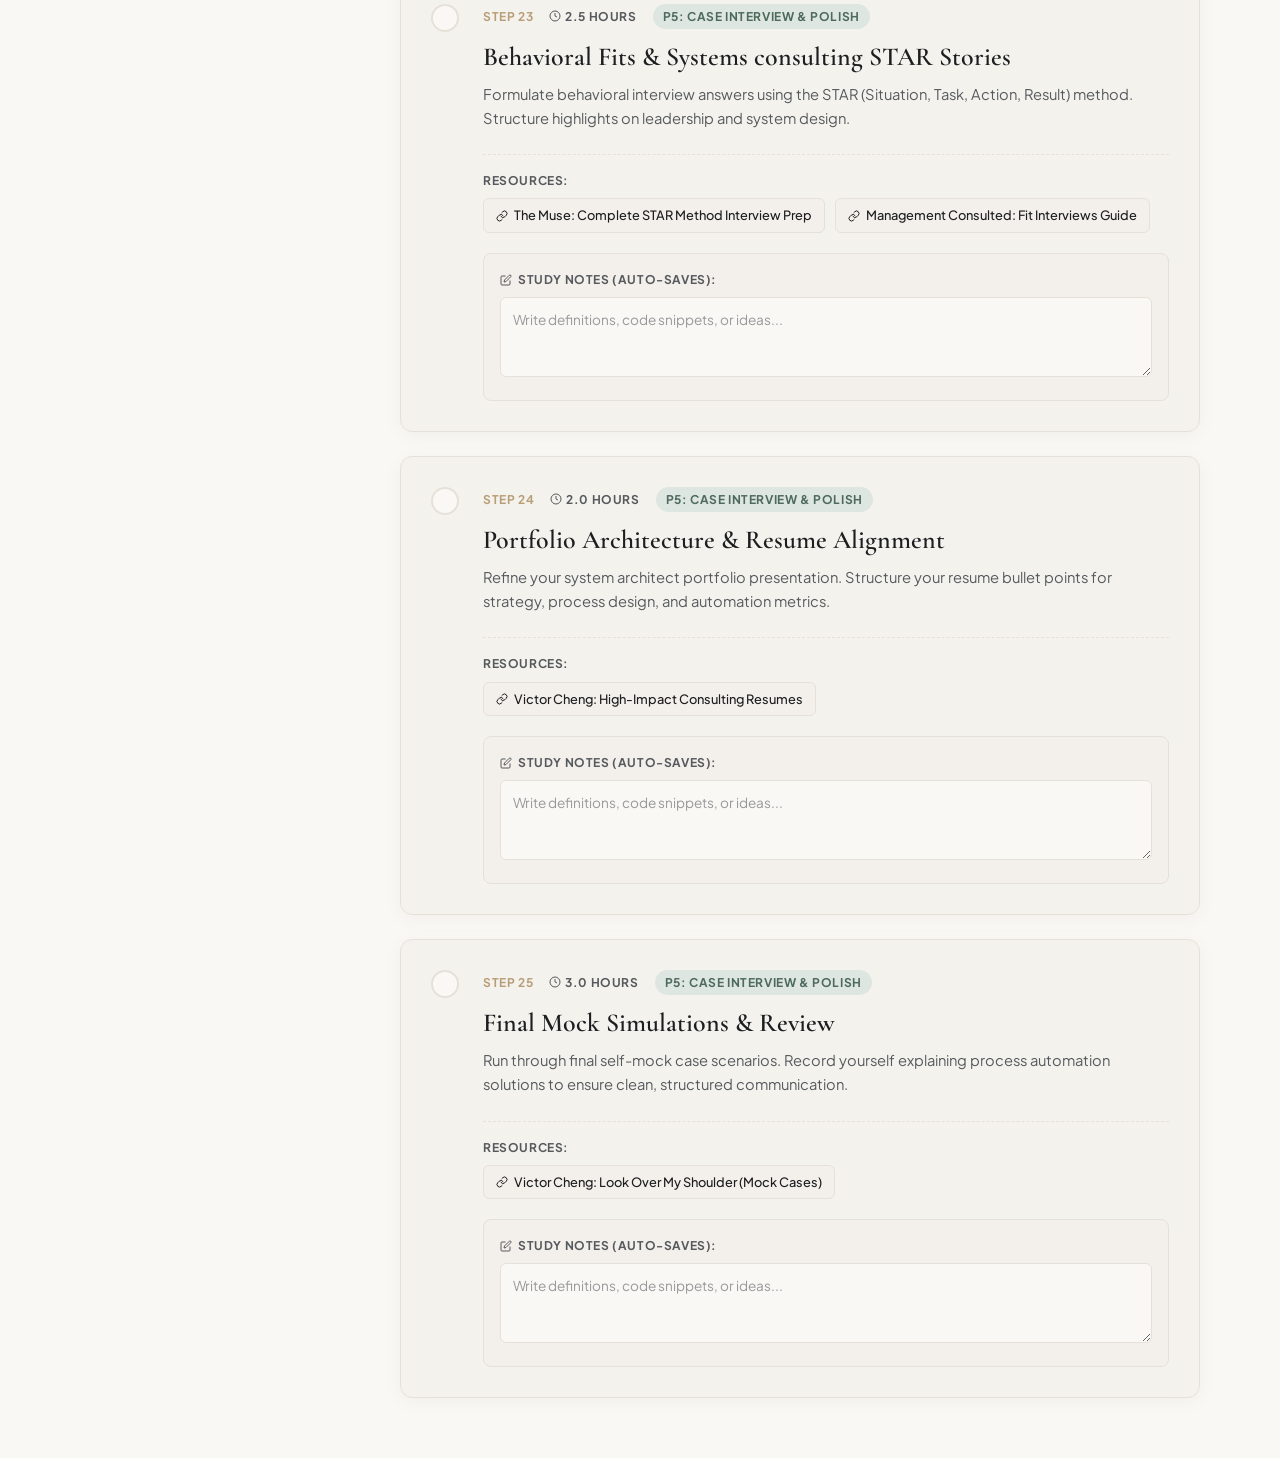
<file: study.html>
<!DOCTYPE html>
<html lang="en" data-theme="light">
<head>
    <meta charset="UTF-8">
    <meta name="viewport" content="width=device-width, initial-scale=1.0">
    <title>Systems Consulting &amp; AI Roadmap — Somaya Sharma</title>
    <meta name="description" content="Personal study roadmap and learning tracker for transition into London-based Systems Consulting, Process Architecture, and Enterprise AI roles.">
    <link rel="stylesheet" href="study.css">
</head>
<body>

    <div class="app-container">
        
        <!-- SIDEBAR CONTAINER -->
        <aside class="sidebar">
            <div class="brand-section">
                <h1 class="brand-title">Somaya Sharma</h1>
                <p class="brand-subtitle">Study &amp; Systems Switch</p>
            </div>

            <!-- PROGRESS WIDGET -->
            <div class="progress-widget">
                <div class="progress-header">
                    <span class="progress-label">Your Progress</span>
                    <span class="progress-pct" id="progress-text">0%</span>
                </div>
                <div class="progress-bar-container">
                    <div class="progress-bar" id="progress-fill"></div>
                </div>
                <div class="progress-stats">
                    <span>Completed:</span>
                    <span><strong id="count-completed">0</strong> / <span id="count-total">25</span> days</span>
                </div>
                <span class="progress-rank-badge" id="current-rank">Systems Apprentice</span>
            </div>

            <!-- PHASE FILTER MENU -->
            <nav class="filter-menu">
                <span class="filter-menu-label">Roadmap Phases</span>
                <button class="filter-btn" data-phase="all">All Phases</button>
                <button class="filter-btn" data-phase="1">P1: Consulting Foundations</button>
                <button class="filter-btn" data-phase="2">P2: Power Platform Mastery</button>
                <button class="filter-btn" data-phase="3">P3: Analytics &amp; Mining</button>
                <button class="filter-btn" data-phase="4">P4: AI &amp; ML in Operations</button>
                <button class="filter-btn" data-phase="5">P5: Case Prep &amp; Polish</button>
            </nav>

            <!-- ROADMAP ACTIONS -->
            <div class="sidebar-actions">
                <button class="action-btn btn-secondary" id="btn-export" title="Export study notes and checked status">
                    <svg width="14" height="14" viewBox="0 0 24 24" fill="none" stroke="currentColor" stroke-width="2"><path d="M21 15v4a2 2 0 0 1-2 2H5a2 2 0 0 1-2-2v-4"/><polyline points="17 8 12 3 7 8"/><line x1="12" y1="3" x2="12" y2="15"/></svg>
                    <span>Backup Progress</span>
                </button>
                <button class="action-btn btn-secondary" id="btn-import" title="Restore status from backup code">
                    <svg width="14" height="14" viewBox="0 0 24 24" fill="none" stroke="currentColor" stroke-width="2"><path d="M21 15v4a2 2 0 0 1-2 2H5a2 2 0 0 1-2-2v-4"/><polyline points="7 10 12 15 17 10"/><line x1="12" y1="15" x2="12" y2="3"/></svg>
                    <span>Restore Backup</span>
                </button>
                <button class="action-btn btn-danger" id="btn-reset" title="Clear all progress ticks and notes">
                    <svg width="14" height="14" viewBox="0 0 24 24" fill="none" stroke="currentColor" stroke-width="2"><polyline points="3 6 5 6 21 6"/><path d="M19 6v14a2 2 0 0 1-2 2H7a2 2 0 0 1-2-2V6m3 0V4a2 2 0 0 1 2-2h4a2 2 0 0 1 2 2v2"/><line x1="10" y1="11" x2="10" y2="17"/><line x1="14" y1="11" x2="14" y2="17"/></svg>
                    <span>Reset Roadmap</span>
                </button>
            </div>
        </aside>

        <!-- MAIN DASHBOARD CONTENT -->
        <main class="main-content">
            
            <header class="dashboard-header">
                <!-- Search bar -->
                <div class="search-box">
                    <svg width="16" height="16" viewBox="0 0 24 24" fill="none" stroke="currentColor" stroke-width="2.5" stroke-linecap="round" stroke-linejoin="round"><circle cx="11" cy="11" r="8"/><line x1="21" y1="21" x2="16.65" y2="16.65"/></svg>
                    <input type="text" id="search-input" placeholder="Search topics, platforms, resources...">
                </div>

                <!-- Controls -->
                <div class="header-controls">
                    <button id="theme-toggle" aria-label="Toggle visual theme">
                        <svg class="sun-icon" xmlns="http://www.w3.org/2000/svg" width="18" height="18" viewBox="0 0 24 24" fill="none" stroke="currentColor" stroke-width="2" stroke-linecap="round" stroke-linejoin="round"><circle cx="12" cy="12" r="4"/><path d="M12 2v2M12 20v2M4.93 4.93l1.41 1.41M17.66 17.66l1.41 1.41M2 12h2M20 12h2M6.34 17.66l-1.41 1.41M19.07 4.93l-1.41 1.41"/></svg>
                        <svg class="moon-icon" xmlns="http://www.w3.org/2000/svg" width="18" height="18" viewBox="0 0 24 24" fill="none" stroke="currentColor" stroke-width="2" stroke-linecap="round" stroke-linejoin="round"><path d="M12 3a6 6 0 0 0 9 9 9 9 0 1 1-9-9Z"/></svg>
                    </button>
                </div>
            </header>

            <!-- ROADMAP CARD LIST -->
            <section class="roadmap-flow" id="roadmap-flow-container">
                <!-- Cards dynamically generated in JS -->
            </section>

        </main>
        
    </div>

    <!-- Scripts -->
    <script src="study.js"></script>
</body>
</html>
</file>
<file: index.css>
/* ============================================================
   SAUMYA SHARMA PORTFOLIO — CSS
   World-class modern design system
   ============================================================ */

/* ─── VARIABLES ─────────────────────────────────────────── */
:root {
    --black:      #0A0A0A;
    --off-black:  #111111;
    --dark:       #181818;
    --mid:        #2A2A2A;
    --border:     rgba(255,255,255,0.08);
    --muted:      #888888;
    --light:      #C8C8C8;
    --white:      #F5F5F0;
    --accent:     #D4638A;     /* bold rose-pink */
    --accent-dim: rgba(212,99,138,0.15);

    --font-sans:  'Inter', system-ui, -apple-system, sans-serif;
    --font-serif: 'Fraunces', Georgia, serif;

    --max-w: 1280px;
    --side-pad: clamp(24px, 5vw, 80px);
    --header-h: 72px;

    --ease-out-expo: cubic-bezier(0.16, 1, 0.3, 1);
    --ease-in-out:   cubic-bezier(0.65, 0, 0.35, 1);
}

/* ─── RESET ─────────────────────────────────────────────── */
*, *::before, *::after {
    box-sizing: border-box;
    margin: 0;
    padding: 0;
}

html {
    font-size: 16px;
    scroll-behavior: smooth;
    background: var(--black);
    color: var(--white);
    -webkit-font-smoothing: antialiased;
}

body {
    font-family: var(--font-sans);
    line-height: 1.6;
    overflow-x: hidden;
    background: var(--black);
}

a {
    color: inherit;
    text-decoration: none;
}

ul { list-style: none; }

img { display: block; max-width: 100%; }

/* ─── CURSOR ─────────────────────────────────────────────── */
.cursor {
    position: fixed;
    top: 0; left: 0;
    width: 40px; height: 40px;
    border: 1px solid rgba(212,99,138,0.5);
    border-radius: 50%;
    pointer-events: none;
    z-index: 9999;
    transition: transform 0.15s var(--ease-out-expo),
                width 0.3s var(--ease-out-expo),
                height 0.3s var(--ease-out-expo),
                opacity 0.3s;
    transform: translate(-50%, -50%);
    mix-blend-mode: difference;
}

.cursor-dot {
    position: fixed;
    top: 0; left: 0;
    width: 5px; height: 5px;
    background: var(--accent);
    border-radius: 50%;
    pointer-events: none;
    z-index: 10000;
    transform: translate(-50%, -50%);
    transition: transform 0.05s;
}

body.cursor-hover .cursor {
    width: 70px; height: 70px;
    border-color: var(--accent);
}

/* ─── UTILITIES ─────────────────────────────────────────── */
.section-wrap {
    max-width: var(--max-w);
    margin: 0 auto;
    padding: 0 var(--side-pad);
}

.section-label {
    font-size: 0.7rem;
    font-weight: 600;
    letter-spacing: 0.18em;
    text-transform: uppercase;
    color: var(--accent);
    margin-bottom: 20px;
}

.section-heading {
    font-family: var(--font-serif);
    font-size: clamp(2.4rem, 5vw, 4rem);
    font-weight: 300;
    line-height: 1.1;
    color: var(--white);
    margin-bottom: 64px;
}

.section-heading em {
    font-style: italic;
    color: var(--accent);
}

/* ─── REVEAL ANIMATIONS ─────────────────────────────────── */
.reveal {
    opacity: 0;
    transform: translateY(32px);
    transition: opacity 0.8s var(--ease-out-expo),
                transform 0.8s var(--ease-out-expo);
}

.reveal.visible {
    opacity: 1;
    transform: translateY(0);
}

/* ─── BUTTONS ────────────────────────────────────────────── */
.btn-primary {
    display: inline-flex;
    align-items: center;
    gap: 8px;
    background: var(--accent);
    color: var(--black);
    font-size: 0.875rem;
    font-weight: 600;
    padding: 13px 28px;
    border-radius: 100px;
    letter-spacing: 0.02em;
    transition: transform 0.25s var(--ease-out-expo),
                box-shadow 0.25s var(--ease-out-expo);
    cursor: pointer;
}

.btn-primary:hover {
    transform: translateY(-2px);
    box-shadow: 0 12px 30px rgba(212,99,138,0.25);
}

.btn-ghost {
    display: inline-flex;
    align-items: center;
    gap: 8px;
    border: 1px solid var(--border);
    color: var(--light);
    font-size: 0.875rem;
    font-weight: 500;
    padding: 13px 28px;
    border-radius: 100px;
    letter-spacing: 0.02em;
    transition: border-color 0.25s, background 0.25s, transform 0.25s var(--ease-out-expo);
    cursor: pointer;
}

.btn-ghost:hover {
    border-color: rgba(255,255,255,0.3);
    background: rgba(255,255,255,0.04);
    transform: translateY(-2px);
}

.btn-outline {
    display: inline-flex;
    align-items: center;
    gap: 8px;
    border: 1px solid var(--border);
    color: var(--light);
    font-size: 0.8rem;
    font-weight: 500;
    padding: 9px 20px;
    border-radius: 100px;
    letter-spacing: 0.02em;
    transition: border-color 0.25s, color 0.25s;
    cursor: pointer;
}

.btn-outline:hover {
    border-color: var(--accent);
    color: var(--accent);
}

/* ─── HEADER ─────────────────────────────────────────────── */
#header {
    position: fixed;
    top: 0; left: 0; right: 0;
    height: var(--header-h);
    z-index: 100;
    transition: background 0.4s, border-color 0.4s;
}

#header.scrolled {
    background: rgba(10,10,10,0.88);
    backdrop-filter: blur(20px);
    -webkit-backdrop-filter: blur(20px);
    border-bottom: 1px solid var(--border);
}

.header-inner {
    max-width: var(--max-w);
    height: 100%;
    margin: 0 auto;
    padding: 0 var(--side-pad);
    display: flex;
    align-items: center;
    justify-content: space-between;
    gap: 40px;
}

.wordmark {
    font-family: var(--font-serif);
    font-size: 1.15rem;
    font-weight: 400;
    color: var(--white);
    letter-spacing: -0.01em;
    white-space: nowrap;
    transition: color 0.2s;
}

.wordmark:hover { color: var(--accent); }

#header nav {
    display: flex;
    align-items: center;
    gap: 36px;
}

#header nav a {
    font-size: 0.82rem;
    font-weight: 500;
    color: var(--muted);
    letter-spacing: 0.03em;
    transition: color 0.2s;
}

#header nav a:hover {
    color: var(--white);
}

/* ─── HERO ───────────────────────────────────────────────── */
#hero {
    min-height: 100vh;
    display: flex;
    flex-direction: column;
    justify-content: center;
    padding-top: var(--header-h);
    position: relative;
    overflow: hidden;
}

/* Subtle grid texture */
#hero::before {
    content: '';
    position: absolute;
    inset: 0;
    background-image:
        linear-gradient(rgba(255,255,255,0.025) 1px, transparent 1px),
        linear-gradient(90deg, rgba(255,255,255,0.025) 1px, transparent 1px);
    background-size: 80px 80px;
    mask-image: radial-gradient(ellipse 80% 80% at 50% 0%, black 0%, transparent 100%);
    pointer-events: none;
}

/* Green glow */
#hero::after {
    content: '';
    position: absolute;
    top: -20%;
    left: 50%;
    transform: translateX(-50%);
    width: 900px;
    height: 600px;
    background: radial-gradient(ellipse at center, rgba(212,99,138,0.07) 0%, transparent 70%);
    pointer-events: none;
}

.hero-inner {
    max-width: var(--max-w);
    margin: 0 auto;
    padding: 0 var(--side-pad);
    padding-top: 80px;
    padding-bottom: 40px;
    position: relative;
    z-index: 1;
}

.hero-eyebrow {
    display: inline-flex;
    align-items: center;
    gap: 10px;
    font-size: 0.78rem;
    font-weight: 500;
    color: var(--accent);
    letter-spacing: 0.08em;
    text-transform: uppercase;
    margin-bottom: 36px;
    border: 1px solid rgba(212,99,138,0.25);
    padding: 8px 18px;
    border-radius: 100px;
    background: rgba(212,99,138,0.05);
    animation: fadeSlideDown 0.8s 0.1s var(--ease-out-expo) both;
}

.dot-live {
    width: 7px; height: 7px;
    background: var(--accent);
    border-radius: 50%;
    animation: pulse-dot 2s infinite;
}

@keyframes pulse-dot {
    0%, 100% { opacity: 1; transform: scale(1); }
    50%       { opacity: 0.5; transform: scale(0.7); }
}

.hero-title {
    display: flex;
    flex-direction: column;
    font-family: var(--font-serif);
    font-size: clamp(3.5rem, 8vw, 7rem);
    font-weight: 300;
    line-height: 1.0;
    letter-spacing: -0.02em;
    color: var(--white);
    margin-bottom: 36px;
    overflow: hidden;
}

.hero-title .line {
    display: block;
    animation: slideUp 0.9s var(--ease-out-expo) both;
}

.hero-title .line:nth-child(1) { animation-delay: 0.2s; }
.hero-title .line:nth-child(2) { animation-delay: 0.3s; }
.hero-title .line:nth-child(3) { animation-delay: 0.4s; }

.hero-title .accent-line em {
    font-style: italic;
    color: var(--accent);
}

.hero-sub {
    font-size: 0.9rem;
    color: var(--muted);
    letter-spacing: 0.04em;
    margin-bottom: 48px;
    animation: fadeSlideDown 0.9s 0.5s var(--ease-out-expo) both;
}

.hero-actions {
    display: flex;
    gap: 16px;
    align-items: center;
    animation: fadeSlideDown 0.9s 0.6s var(--ease-out-expo) both;
}

/* Marquee */
.marquee-strip {
    border-top: 1px solid var(--border);
    border-bottom: 1px solid var(--border);
    overflow: hidden;
    padding: 18px 0;
    position: relative;
    z-index: 1;
    margin-top: auto;
}

.marquee-track {
    display: flex;
    gap: 32px;
    white-space: nowrap;
    animation: marquee 30s linear infinite;
    width: max-content;
}

.marquee-track span {
    font-size: 0.78rem;
    font-weight: 500;
    letter-spacing: 0.08em;
    text-transform: uppercase;
    color: var(--muted);
    flex-shrink: 0;
}

.marquee-track .sep {
    color: rgba(212,99,138,0.4);
}

@keyframes marquee {
    from { transform: translateX(0); }
    to   { transform: translateX(-50%); }
}

/* ─── IMPACT NUMBERS ─────────────────────────────────────── */
#impact {
    border-bottom: 1px solid var(--border);
}

.impact-grid {
    max-width: var(--max-w);
    margin: 0 auto;
    padding: 80px var(--side-pad);
    display: grid;
    grid-template-columns: repeat(4, 1fr);
    gap: 1px;
    background: var(--border);
}

.impact-item {
    background: var(--black);
    padding: 48px 40px;
    display: flex;
    flex-direction: column;
    gap: 12px;
    transition-delay: calc(var(--i, 0) * 0.08s);
}

.impact-item:nth-child(1) { --i: 0; }
.impact-item:nth-child(2) { --i: 1; }
.impact-item:nth-child(3) { --i: 2; }
.impact-item:nth-child(4) { --i: 3; }

.impact-top {
    display: flex;
    align-items: baseline;
    gap: 3px;
}

.impact-num {
    font-family: var(--font-serif);
    font-size: clamp(3rem, 5vw, 4.5rem);
    font-weight: 300;
    color: var(--accent);
    line-height: 1;
}

.impact-unit {
    font-family: var(--font-serif);
    font-size: clamp(2rem, 3vw, 3rem);
    color: var(--accent);
    line-height: 1;
}

.impact-item p {
    font-size: 0.82rem;
    color: var(--muted);
    line-height: 1.5;
    max-width: 180px;
}

/* ─── WORK / CASE STUDIES ────────────────────────────────── */
#work {
    padding: 120px 0 0;
}

#work .section-wrap {
    padding-bottom: 0;
}

.case-study {
    border-top: 1px solid var(--border);
    padding: 60px 0;
    transition-delay: calc(var(--i, 0) * 0.1s);
}

.case-study:last-child {
    border-bottom: 1px solid var(--border);
}

.case-study:nth-child(3) { --i: 0; }
.case-study:nth-child(4) { --i: 1; }
.case-study:nth-child(5) { --i: 2; }

.cs-meta {
    display: flex;
    align-items: center;
    gap: 20px;
    margin-bottom: 28px;
}

.cs-num {
    font-family: var(--font-serif);
    font-size: 0.85rem;
    color: var(--muted);
    font-style: italic;
}

.cs-tag {
    font-size: 0.7rem;
    font-weight: 600;
    letter-spacing: 0.15em;
    text-transform: uppercase;
    color: var(--accent);
    border: 1px solid rgba(212,99,138,0.3);
    padding: 4px 12px;
    border-radius: 100px;
}

.cs-company {
    font-size: 0.7rem;
    font-weight: 700;
    letter-spacing: 0.12em;
    text-transform: uppercase;
    color: var(--muted);
    margin-left: auto;
}

.cs-title {
    font-family: var(--font-serif);
    font-size: clamp(1.8rem, 3.5vw, 2.8rem);
    font-weight: 300;
    color: var(--white);
    margin-bottom: 40px;
    line-height: 1.15;
}

.cs-columns {
    display: grid;
    grid-template-columns: 1fr 280px;
    gap: 80px;
    align-items: start;
}

.cs-col {
    display: flex;
    flex-direction: column;
    gap: 32px;
}

.cs-block-label {
    font-size: 0.68rem;
    font-weight: 700;
    letter-spacing: 0.15em;
    text-transform: uppercase;
    color: var(--muted);
    margin-bottom: 10px;
}

.cs-block p {
    font-size: 0.9rem;
    color: var(--light);
    line-height: 1.7;
}

.impact-list {
    display: flex;
    flex-direction: column;
    gap: 8px;
}

.impact-list li {
    font-size: 0.9rem;
    color: var(--light);
    padding-left: 18px;
    position: relative;
    line-height: 1.5;
}

.impact-list li::before {
    content: '';
    position: absolute;
    left: 0;
    top: 9px;
    width: 6px;
    height: 6px;
    border-radius: 50%;
    background: var(--accent);
}

/* Stats side column */
.cs-stats-col {
    gap: 24px;
}

.big-stat {
    padding: 24px;
    border: 1px solid var(--border);
    border-radius: 12px;
    background: var(--off-black);
}

.big-num {
    display: block;
    font-family: var(--font-serif);
    font-size: 2.8rem;
    font-weight: 300;
    color: var(--accent);
    line-height: 1;
    margin-bottom: 6px;
}

.big-label {
    font-size: 0.72rem;
    font-weight: 600;
    text-transform: uppercase;
    letter-spacing: 0.1em;
    color: var(--muted);
}

.tech-tags {
    display: flex;
    flex-wrap: wrap;
    gap: 8px;
    margin-top: 8px;
}

.tech-tags span {
    font-size: 0.72rem;
    font-weight: 500;
    letter-spacing: 0.04em;
    color: var(--light);
    background: var(--mid);
    border: 1px solid var(--border);
    padding: 5px 12px;
    border-radius: 100px;
}

/* ─── ABOUT ──────────────────────────────────────────────── */
#about {
    padding: 140px 0;
    border-top: 1px solid var(--border);
    background: var(--off-black);
}

.about-grid {
    display: grid;
    grid-template-columns: 1fr 1fr;
    gap: 100px;
    align-items: start;
}

.about-left {
    position: sticky;
    top: 120px;
}

.about-left .section-label { margin-bottom: 24px; }

.about-body {
    font-size: 0.95rem;
    color: var(--light);
    line-height: 1.8;
    margin-bottom: 20px;
}

.about-left .btn-primary { margin-top: 16px; }

/* Skills */
.skills-section {
    display: flex;
    flex-direction: column;
    gap: 36px;
}

.skill-group-label {
    font-size: 0.68rem;
    font-weight: 700;
    letter-spacing: 0.15em;
    text-transform: uppercase;
    color: var(--muted);
    margin-bottom: 14px;
}

.skill-tags {
    display: flex;
    flex-wrap: wrap;
    gap: 8px;
}

.skill-tags span {
    font-size: 0.82rem;
    font-weight: 500;
    color: var(--white);
    background: var(--dark);
    border: 1px solid var(--border);
    padding: 8px 16px;
    border-radius: 100px;
    transition: border-color 0.2s, background 0.2s;
    cursor: default;
}

.skill-tags span:hover {
    border-color: rgba(212,99,138,0.3);
    background: var(--accent-dim);
}

/* ─── EXPERIENCE ─────────────────────────────────────────── */
#experience {
    padding: 140px 0;
    border-top: 1px solid var(--border);
}

.timeline-grid {
    display: grid;
    grid-template-columns: 1fr 1fr;
    gap: 80px;
    align-items: start;
}

.tl-col-label {
    font-size: 0.7rem;
    font-weight: 700;
    letter-spacing: 0.15em;
    text-transform: uppercase;
    color: var(--muted);
    margin-bottom: 40px;
    padding-bottom: 20px;
    border-bottom: 1px solid var(--border);
}

.timeline {
    display: flex;
    flex-direction: column;
    gap: 52px;
}

.tl-item {
    position: relative;
    padding-left: 24px;
    border-left: 1px solid var(--border);
    transition-delay: calc(var(--i, 0) * 0.1s);
}

.tl-item::before {
    content: '';
    position: absolute;
    top: 6px;
    left: -5px;
    width: 9px; height: 9px;
    border-radius: 50%;
    background: var(--accent);
    border: 2px solid var(--black);
}

.tl-period {
    font-size: 0.72rem;
    font-weight: 600;
    letter-spacing: 0.08em;
    text-transform: uppercase;
    color: var(--accent);
    margin-bottom: 10px;
}

.tl-role {
    font-family: var(--font-serif);
    font-size: 1.3rem;
    font-weight: 300;
    color: var(--white);
    margin-bottom: 6px;
}

.tl-org {
    font-size: 0.78rem;
    font-weight: 700;
    letter-spacing: 0.08em;
    text-transform: uppercase;
    color: var(--muted);
    margin-bottom: 14px;
}

.tl-desc {
    font-size: 0.88rem;
    color: var(--light);
    line-height: 1.7;
}

.cert-pills {
    display: flex;
    flex-direction: column;
    gap: 8px;
    margin-top: 4px;
}

.cert-pills li {
    font-size: 0.85rem;
    color: var(--light);
    padding: 8px 14px;
    background: var(--dark);
    border: 1px solid var(--border);
    border-radius: 8px;
}

/* ─── CONTACT ────────────────────────────────────────────── */
#contact {
    padding: 140px 0;
    border-top: 1px solid var(--border);
    background: var(--off-black);
}

.contact-wrap {
    display: grid;
    grid-template-columns: 1fr 1fr;
    gap: 100px;
    align-items: start;
}

.contact-heading {
    font-family: var(--font-serif);
    font-size: clamp(2.2rem, 4vw, 3.6rem);
    font-weight: 300;
    color: var(--white);
    line-height: 1.15;
    margin-bottom: 20px;
}

.contact-heading em {
    font-style: italic;
    color: var(--accent);
}

.contact-sub {
    font-size: 0.92rem;
    color: var(--muted);
    line-height: 1.75;
}

.contact-links {
    display: flex;
    flex-direction: column;
    gap: 2px;
    margin-bottom: 32px;
}

.contact-link {
    display: block;
    padding: 22px 0;
    border-bottom: 1px solid var(--border);
    transition: border-color 0.25s;
}

.contact-link:first-child {
    border-top: 1px solid var(--border);
}

.contact-link:hover {
    border-color: var(--accent);
}

.contact-link-label {
    font-size: 0.68rem;
    font-weight: 700;
    letter-spacing: 0.15em;
    text-transform: uppercase;
    color: var(--muted);
    margin-bottom: 6px;
}

.contact-link-value {
    font-size: 1rem;
    font-weight: 500;
    color: var(--white);
    transition: color 0.25s;
}

.contact-link:hover .contact-link-value {
    color: var(--accent);
}

.contact-dl-btn {
    width: fit-content;
}

/* ─── FOOTER ─────────────────────────────────────────────── */
footer {
    border-top: 1px solid var(--border);
    padding: 32px 0;
    background: var(--black);
}

.footer-inner {
    max-width: var(--max-w);
    margin: 0 auto;
    padding: 0 var(--side-pad);
    display: flex;
    justify-content: space-between;
    align-items: center;
    font-size: 0.78rem;
    color: var(--muted);
    letter-spacing: 0.04em;
}

/* ─── ANIMATIONS ─────────────────────────────────────────── */
@keyframes slideUp {
    from { opacity: 0; transform: translateY(60px); }
    to   { opacity: 1; transform: translateY(0); }
}

@keyframes fadeSlideDown {
    from { opacity: 0; transform: translateY(-12px); }
    to   { opacity: 1; transform: translateY(0); }
}

/* ─── RESPONSIVE ─────────────────────────────────────────── */
@media (max-width: 1100px) {
    .cs-columns {
        grid-template-columns: 1fr;
        gap: 40px;
    }
    .cs-stats-col {
        flex-direction: row;
        flex-wrap: wrap;
    }
    .about-grid {
        grid-template-columns: 1fr;
        gap: 60px;
    }
    .about-left {
        position: static;
    }
    .timeline-grid {
        grid-template-columns: 1fr;
        gap: 60px;
    }
    .contact-wrap {
        grid-template-columns: 1fr;
        gap: 60px;
    }
}

@media (max-width: 768px) {
    .impact-grid {
        grid-template-columns: repeat(2, 1fr);
        padding: 0;
    }
    .impact-item {
        padding: 36px 28px;
    }
    #header nav {
        display: none;
    }
    .hero-title {
        font-size: clamp(2.8rem, 11vw, 5rem);
    }
    .cs-stats-col {
        flex-direction: row;
        flex-wrap: wrap;
        gap: 12px;
    }
    .big-stat {
        flex: 1;
        min-width: 120px;
    }
    .footer-inner {
        flex-direction: column;
        gap: 8px;
        text-align: center;
    }
}

@media (max-width: 500px) {
    .impact-grid {
        grid-template-columns: 1fr;
    }
    .hero-actions {
        flex-direction: column;
        align-items: flex-start;
    }
}

/* ─── CURSOR HIDE ON MOBILE ──────────────────────────────── */
@media (hover: none) {
    .cursor, .cursor-dot { display: none; }
}
</file>
<file: study.css>
/* ==========================================================================
   STUDY ROADMAP - STYLING SYSTEM
   ========================================================================== */

/* Import Google Fonts for standalone access */
@import url('https://fonts.googleapis.com/css2?family=Cormorant+Garamond:ital,wght@0,300;0,400;0,600;0,700;1,400&family=Plus+Jakarta+Sans:wght@300;400;500;600;700&display=swap');

:root {
    /* Color Palette - Light (Cream & Sage Editorial) */
    --bg-primary: #FAF8F5;
    --bg-secondary: #F3EFEA;
    --text-primary: #1C1E20;
    --text-secondary: #565A5E;
    --accent: #4D6A5A;         /* Sage */
    --accent-light: #DEE6E2;
    --accent-hover: #3d5447;
    --gold: #B89E78;           /* Muted Antique Gold */
    --border-color: #E6E1D8;
    --card-bg: rgba(243, 239, 234, 0.7);
    --card-hover-bg: rgba(235, 229, 222, 0.9);
    --shadow-color: rgba(28, 30, 32, 0.04);
    --glow-opacity: 0.06;

    /* Status Colors */
    --success-bg: rgba(77, 106, 90, 0.08);
    --success-border: rgba(77, 106, 90, 0.25);
    
    /* Layout Constants */
    --font-heading: 'Cormorant Garamond', Georgia, serif;
    --font-body: 'Plus Jakarta Sans', system-ui, -apple-system, sans-serif;
    --sidebar-width: 320px;
    --border-radius: 12px;
    --transition-smooth: all 0.4s cubic-bezier(0.16, 1, 0.3, 1);
    --transition-fast: all 0.2s ease;
}

[data-theme="dark"] {
    /* Color Palette - Dark (Midnight Carbon & Warm Gold) */
    --bg-primary: #111314;
    --bg-secondary: #17191A;
    --text-primary: #F0F2F5;
    --text-secondary: #A0A5AA;
    --accent: #8FA698;         /* Soft Light Sage */
    --accent-light: #2A332E;
    --accent-hover: #a1b8aa;
    --gold: #D4AF37;           /* Vibrant Antique Gold */
    --border-color: #272A2B;
    --card-bg: rgba(23, 25, 26, 0.6);
    --card-hover-bg: rgba(33, 36, 38, 0.8);
    --shadow-color: rgba(0, 0, 0, 0.3);
    --glow-opacity: 0.15;

    /* Status Colors */
    --success-bg: rgba(143, 166, 152, 0.06);
    --success-border: rgba(143, 166, 152, 0.2);
}

/* ==========================================================================
   RESET & BASE STYLES
   ========================================================================== */
* {
    box-sizing: border-box;
    margin: 0;
    padding: 0;
}

html {
    background-color: var(--bg-primary);
    color: var(--text-primary);
    font-family: var(--font-body);
    font-size: 16px;
    line-height: 1.6;
    scroll-behavior: smooth;
    transition: background-color 0.5s ease, color 0.5s ease;
    -webkit-font-smoothing: antialiased;
}

body {
    overflow-x: hidden;
}

a {
    color: inherit;
    text-decoration: none;
    transition: var(--transition-fast);
}

button, input, textarea {
    font-family: inherit;
    font-size: inherit;
    background: none;
    border: none;
}

button {
    cursor: pointer;
}

textarea {
    resize: vertical;
}

/* ==========================================================================
   LAYOUT STRUCTURE
   ========================================================================== */
.app-container {
    display: flex;
    min-height: 100vh;
}

/* SIDEBAR STYLES */
.sidebar {
    width: var(--sidebar-width);
    background-color: var(--bg-secondary);
    border-right: 1px solid var(--border-color);
    padding: 40px 30px;
    display: flex;
    flex-direction: column;
    position: fixed;
    top: 0;
    left: 0;
    bottom: 0;
    z-index: 10;
    overflow-y: auto;
    transition: background-color 0.5s ease, border-color 0.5s ease;
}

.brand-section {
    margin-bottom: 40px;
}

.brand-title {
    font-family: var(--font-heading);
    font-size: 1.8rem;
    font-weight: 700;
    line-height: 1.2;
}

.brand-subtitle {
    font-size: 0.75rem;
    font-weight: 600;
    letter-spacing: 0.15em;
    color: var(--gold);
    text-transform: uppercase;
    margin-top: 5px;
}

/* PROGRESS GAUGE */
.progress-widget {
    background-color: var(--bg-primary);
    border: 1px solid var(--border-color);
    border-radius: var(--border-radius);
    padding: 24px;
    margin-bottom: 40px;
    box-shadow: 0 4px 12px var(--shadow-color);
}

.progress-header {
    display: flex;
    justify-content: space-between;
    align-items: center;
    margin-bottom: 12px;
}

.progress-label {
    font-size: 0.8rem;
    font-weight: 700;
    text-transform: uppercase;
    letter-spacing: 0.05em;
    color: var(--text-secondary);
}

.progress-pct {
    font-family: var(--font-heading);
    font-size: 1.5rem;
    font-weight: 700;
    color: var(--accent);
}

.progress-bar-container {
    height: 6px;
    background-color: var(--border-color);
    border-radius: 3px;
    overflow: hidden;
    margin-bottom: 15px;
}

.progress-bar {
    height: 100%;
    width: 0%;
    background-color: var(--accent);
    border-radius: 3px;
    transition: width 0.8s cubic-bezier(0.16, 1, 0.3, 1);
}

.progress-stats {
    font-size: 0.85rem;
    color: var(--text-secondary);
    display: flex;
    justify-content: space-between;
    margin-bottom: 10px;
}

.progress-rank-badge {
    display: block;
    font-size: 0.75rem;
    font-weight: 600;
    text-transform: uppercase;
    letter-spacing: 0.05em;
    background-color: var(--accent-light);
    color: var(--accent);
    padding: 6px 12px;
    border-radius: 40px;
    text-align: center;
    margin-top: 12px;
    transition: var(--transition-fast);
}

/* FILTER NAVIGATION */
.filter-menu {
    display: flex;
    flex-direction: column;
    gap: 8px;
    margin-bottom: auto;
}

.filter-menu-label {
    font-size: 0.75rem;
    font-weight: 700;
    text-transform: uppercase;
    letter-spacing: 0.1em;
    color: var(--text-secondary);
    margin-bottom: 8px;
    padding-left: 10px;
}

.filter-btn {
    text-align: left;
    padding: 12px 16px;
    border-radius: 8px;
    font-size: 0.85rem;
    font-weight: 500;
    color: var(--text-secondary);
    transition: var(--transition-fast);
    display: flex;
    align-items: center;
    gap: 12px;
}

.filter-btn::before {
    content: "";
    width: 6px;
    height: 6px;
    border-radius: 50%;
    background-color: transparent;
    transition: var(--transition-fast);
}

.filter-btn:hover {
    background-color: rgba(0, 0, 0, 0.03);
    color: var(--text-primary);
}

[data-theme="dark"] .filter-btn:hover {
    background-color: rgba(255, 255, 255, 0.03);
}

.filter-btn.active {
    background-color: var(--accent-light);
    color: var(--text-primary);
    font-weight: 600;
}

.filter-btn.active::before {
    background-color: var(--accent);
}

/* SIDEBAR FOOTER ACTIONS */
.sidebar-actions {
    margin-top: 30px;
    padding-top: 20px;
    border-top: 1px solid var(--border-color);
    display: flex;
    flex-direction: column;
    gap: 12px;
}

.action-btn {
    display: inline-flex;
    align-items: center;
    justify-content: center;
    gap: 8px;
    padding: 10px 16px;
    border-radius: 8px;
    font-size: 0.8rem;
    font-weight: 600;
    transition: var(--transition-fast);
    width: 100%;
}

.btn-secondary {
    border: 1px solid var(--border-color);
    color: var(--text-secondary);
    background-color: var(--bg-primary);
}

.btn-secondary:hover {
    background-color: var(--bg-secondary);
    color: var(--text-primary);
    border-color: var(--text-primary);
}

.btn-danger {
    color: #E06C75;
    border: 1px solid rgba(224, 108, 117, 0.2);
    background-color: rgba(224, 108, 117, 0.05);
}

.btn-danger:hover {
    background-color: rgba(224, 108, 117, 0.1);
    border-color: #E06C75;
}

/* ==========================================================================
   MAIN DASHBOARD AREA
   ========================================================================== */
.main-content {
    flex-grow: 1;
    margin-left: var(--sidebar-width);
    padding: 60px 80px;
    min-height: 100vh;
    transition: var(--transition-smooth);
}

/* STICKY HEADER */
.dashboard-header {
    display: flex;
    justify-content: space-between;
    align-items: center;
    margin-bottom: 40px;
    flex-wrap: wrap;
    gap: 20px;
}

.search-box {
    position: relative;
    max-width: 380px;
    width: 100%;
}

.search-box svg {
    position: absolute;
    left: 16px;
    top: 50%;
    transform: translateY(-50%);
    color: var(--text-secondary);
    pointer-events: none;
}

.search-input {
    width: 100%;
    padding: 12px 16px 12px 46px;
    border-radius: 30px;
    border: 1px solid var(--border-color);
    background-color: var(--bg-secondary);
    color: var(--text-primary);
    font-size: 0.9rem;
    transition: var(--transition-fast);
}

.search-input:focus {
    outline: none;
    border-color: var(--accent);
    background-color: var(--bg-primary);
    box-shadow: 0 0 0 3px rgba(77, 106, 90, 0.1);
}

[data-theme="dark"] .search-input:focus {
    box-shadow: 0 0 0 3px rgba(143, 166, 152, 0.15);
}

.header-controls {
    display: flex;
    align-items: center;
    gap: 16px;
}

#theme-toggle {
    display: flex;
    align-items: center;
    justify-content: center;
    width: 44px;
    height: 44px;
    border-radius: 50%;
    border: 1px solid var(--border-color);
    background-color: var(--bg-secondary);
    color: var(--text-primary);
    transition: var(--transition-fast);
}

#theme-toggle:hover {
    background-color: var(--bg-primary);
    border-color: var(--text-primary);
}

/* Toggle icons */
[data-theme="light"] .moon-icon { display: block; }
[data-theme="light"] .sun-icon { display: none; }
[data-theme="dark"] .moon-icon { display: none; }
[data-theme="dark"] .sun-icon { display: block; }

/* ==========================================================================
   ROADMAP STREAM (STEP CARDS)
   ========================================================================== */
.roadmap-flow {
    display: flex;
    flex-direction: column;
    gap: 24px;
    max-width: 900px;
}

.step-card {
    background-color: var(--card-bg);
    border: 1px solid var(--border-color);
    border-radius: var(--border-radius);
    padding: 30px;
    transition: var(--transition-smooth);
    position: relative;
    box-shadow: 0 4px 20px var(--shadow-color);
}

.step-card::before {
    content: "";
    position: absolute;
    top: 0;
    left: 0;
    bottom: 0;
    width: 4px;
    background-color: transparent;
    transition: var(--transition-fast);
    border-top-left-radius: var(--border-radius);
    border-bottom-left-radius: var(--border-radius);
}

.step-card:hover {
    background-color: var(--card-hover-bg);
    transform: translateY(-2px);
    box-shadow: 0 8px 30px var(--shadow-color);
}

/* Completed and Active Card Styles */
.step-card.completed {
    background-color: var(--success-bg);
    border-color: var(--success-border);
}

.step-card.completed::before {
    background-color: var(--accent);
}

.step-card.completed .card-title {
    text-decoration: line-through;
    color: var(--text-secondary);
    opacity: 0.85;
}

/* Card internal grid layout */
.card-layout {
    display: flex;
    gap: 24px;
}

/* Left: Checkbox Column */
.card-check-col {
    flex-shrink: 0;
}

.checkbox-btn {
    width: 28px;
    height: 28px;
    border-radius: 50%;
    border: 2px solid var(--border-color);
    background-color: var(--bg-primary);
    color: transparent;
    display: flex;
    align-items: center;
    justify-content: center;
    transition: var(--transition-fast);
}

.checkbox-btn:hover {
    border-color: var(--accent);
    transform: scale(1.1);
}

.step-card.completed .checkbox-btn {
    background-color: var(--accent);
    border-color: var(--accent);
    color: var(--bg-primary);
}

.check-icon {
    width: 14px;
    height: 14px;
    transition: transform 0.3s cubic-bezier(0.175, 0.885, 0.32, 1.275);
    transform: scale(0);
}

.step-card.completed .check-icon {
    transform: scale(1);
}

/* Right: Content Column */
.card-main-col {
    flex-grow: 1;
}

.card-meta {
    display: flex;
    align-items: center;
    gap: 16px;
    margin-bottom: 12px;
    font-size: 0.75rem;
    font-weight: 700;
    text-transform: uppercase;
    letter-spacing: 0.05em;
    flex-wrap: wrap;
}

.card-step-num {
    color: var(--gold);
}

.card-duration {
    display: inline-flex;
    align-items: center;
    gap: 4px;
    color: var(--text-secondary);
}

.card-duration svg {
    margin-top: -1px;
}

.card-phase-tag {
    color: var(--accent);
    background-color: var(--accent-light);
    padding: 3px 10px;
    border-radius: 40px;
}

.card-title {
    font-family: var(--font-heading);
    font-size: 1.62rem;
    font-weight: 600;
    line-height: 1.25;
    margin-bottom: 10px;
    transition: var(--transition-fast);
}

.card-desc {
    font-size: 0.92rem;
    color: var(--text-secondary);
    line-height: 1.6;
    margin-bottom: 24px;
}

/* Resource Links */
.card-resources {
    border-top: 1px dashed var(--border-color);
    padding-top: 16px;
    margin-bottom: 20px;
}

.resource-label {
    display: block;
    font-size: 0.75rem;
    font-weight: 700;
    text-transform: uppercase;
    letter-spacing: 0.05em;
    color: var(--text-secondary);
    margin-bottom: 8px;
}

.resource-links-grid {
    display: flex;
    flex-wrap: wrap;
    gap: 10px;
}

.resource-link {
    display: inline-flex;
    align-items: center;
    gap: 6px;
    padding: 6px 12px;
    border-radius: 6px;
    background-color: var(--bg-secondary);
    border: 1px solid var(--border-color);
    font-size: 0.8rem;
    font-weight: 500;
    color: var(--text-primary);
    transition: var(--transition-fast);
}

.resource-link:hover {
    border-color: var(--accent);
    background-color: var(--bg-primary);
    color: var(--accent);
}

/* Study Notes */
.card-notes {
    background-color: var(--bg-secondary);
    border: 1px solid var(--border-color);
    border-radius: 8px;
    padding: 16px;
}

.notes-header {
    display: flex;
    align-items: center;
    gap: 6px;
    font-size: 0.75rem;
    font-weight: 700;
    color: var(--text-secondary);
    text-transform: uppercase;
    letter-spacing: 0.05em;
    margin-bottom: 8px;
}

.notes-input {
    width: 100%;
    min-height: 80px;
    background-color: var(--bg-primary);
    border: 1px solid var(--border-color);
    border-radius: 6px;
    padding: 12px;
    color: var(--text-primary);
    font-size: 0.85rem;
    line-height: 1.5;
    transition: var(--transition-fast);
}

.notes-input:focus {
    outline: none;
    border-color: var(--accent);
    box-shadow: 0 0 0 2px rgba(77, 106, 90, 0.08);
}

.notes-input::placeholder {
    color: var(--text-secondary);
    opacity: 0.6;
}

/* EMPTY STATE */
.empty-state {
    text-align: center;
    padding: 60px 40px;
    background-color: var(--bg-secondary);
    border: 1px dashed var(--border-color);
    border-radius: var(--border-radius);
    color: var(--text-secondary);
}

/* ==========================================================================
   RESPONSIVE LAYOUTS (MEDIA QUERIES)
   ========================================================================== */
@media (max-width: 1024px) {
    .app-container {
        flex-direction: column;
    }

    .sidebar {
        width: 100%;
        position: relative;
        border-right: none;
        border-bottom: 1px solid var(--border-color);
        padding: 30px;
    }

    .main-content {
        margin-left: 0;
        padding: 40px 20px;
    }

    .filter-menu {
        flex-direction: row;
        flex-wrap: wrap;
    }

    .filter-btn {
        flex: 1 1 calc(50% - 10px);
    }
}

@media (max-width: 600px) {
    .dashboard-header {
        flex-direction: column-reverse;
        align-items: stretch;
    }

    .search-box {
        max-width: 100%;
    }

    .header-controls {
        align-self: flex-end;
    }

    .filter-btn {
        flex: 1 1 100%;
    }

    .card-layout {
        flex-direction: column;
        gap: 16px;
    }

    .checkbox-btn {
        align-self: flex-start;
    }

    .step-card {
        padding: 20px;
    }
}
</file>
